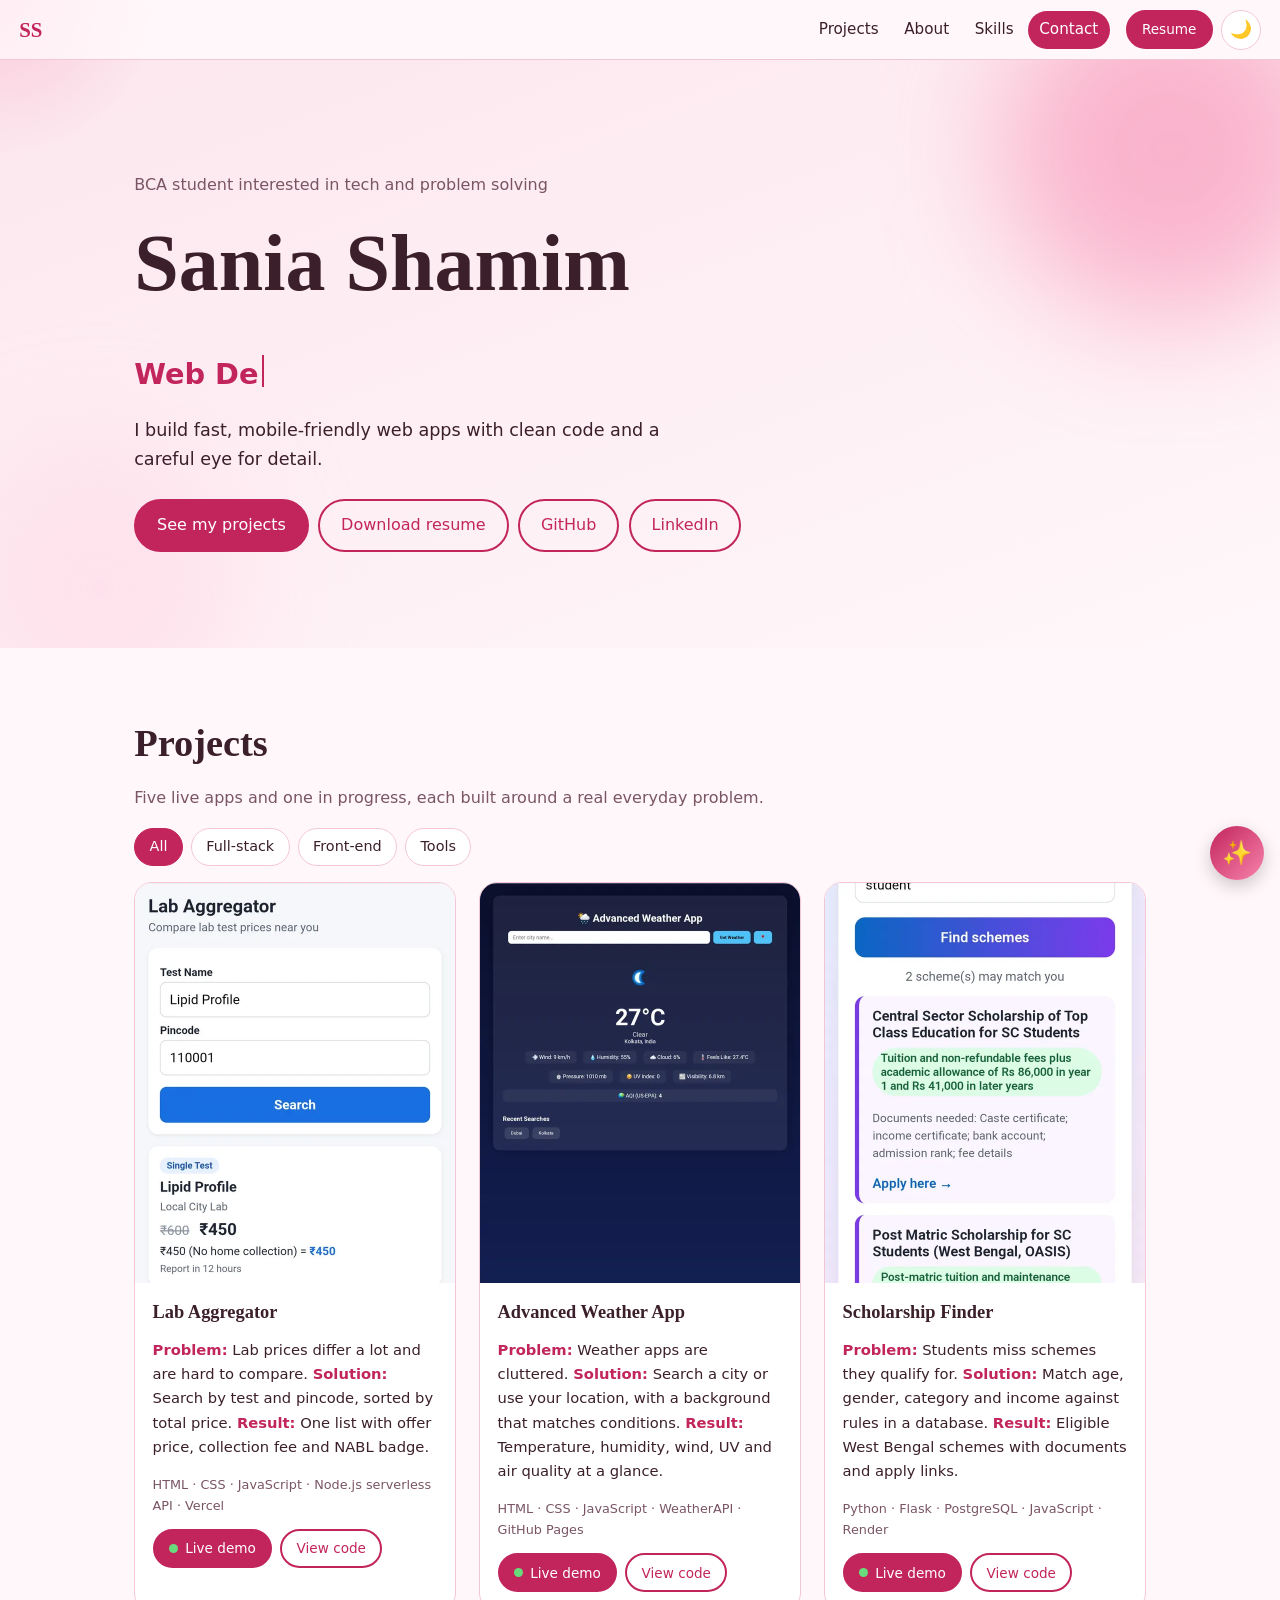
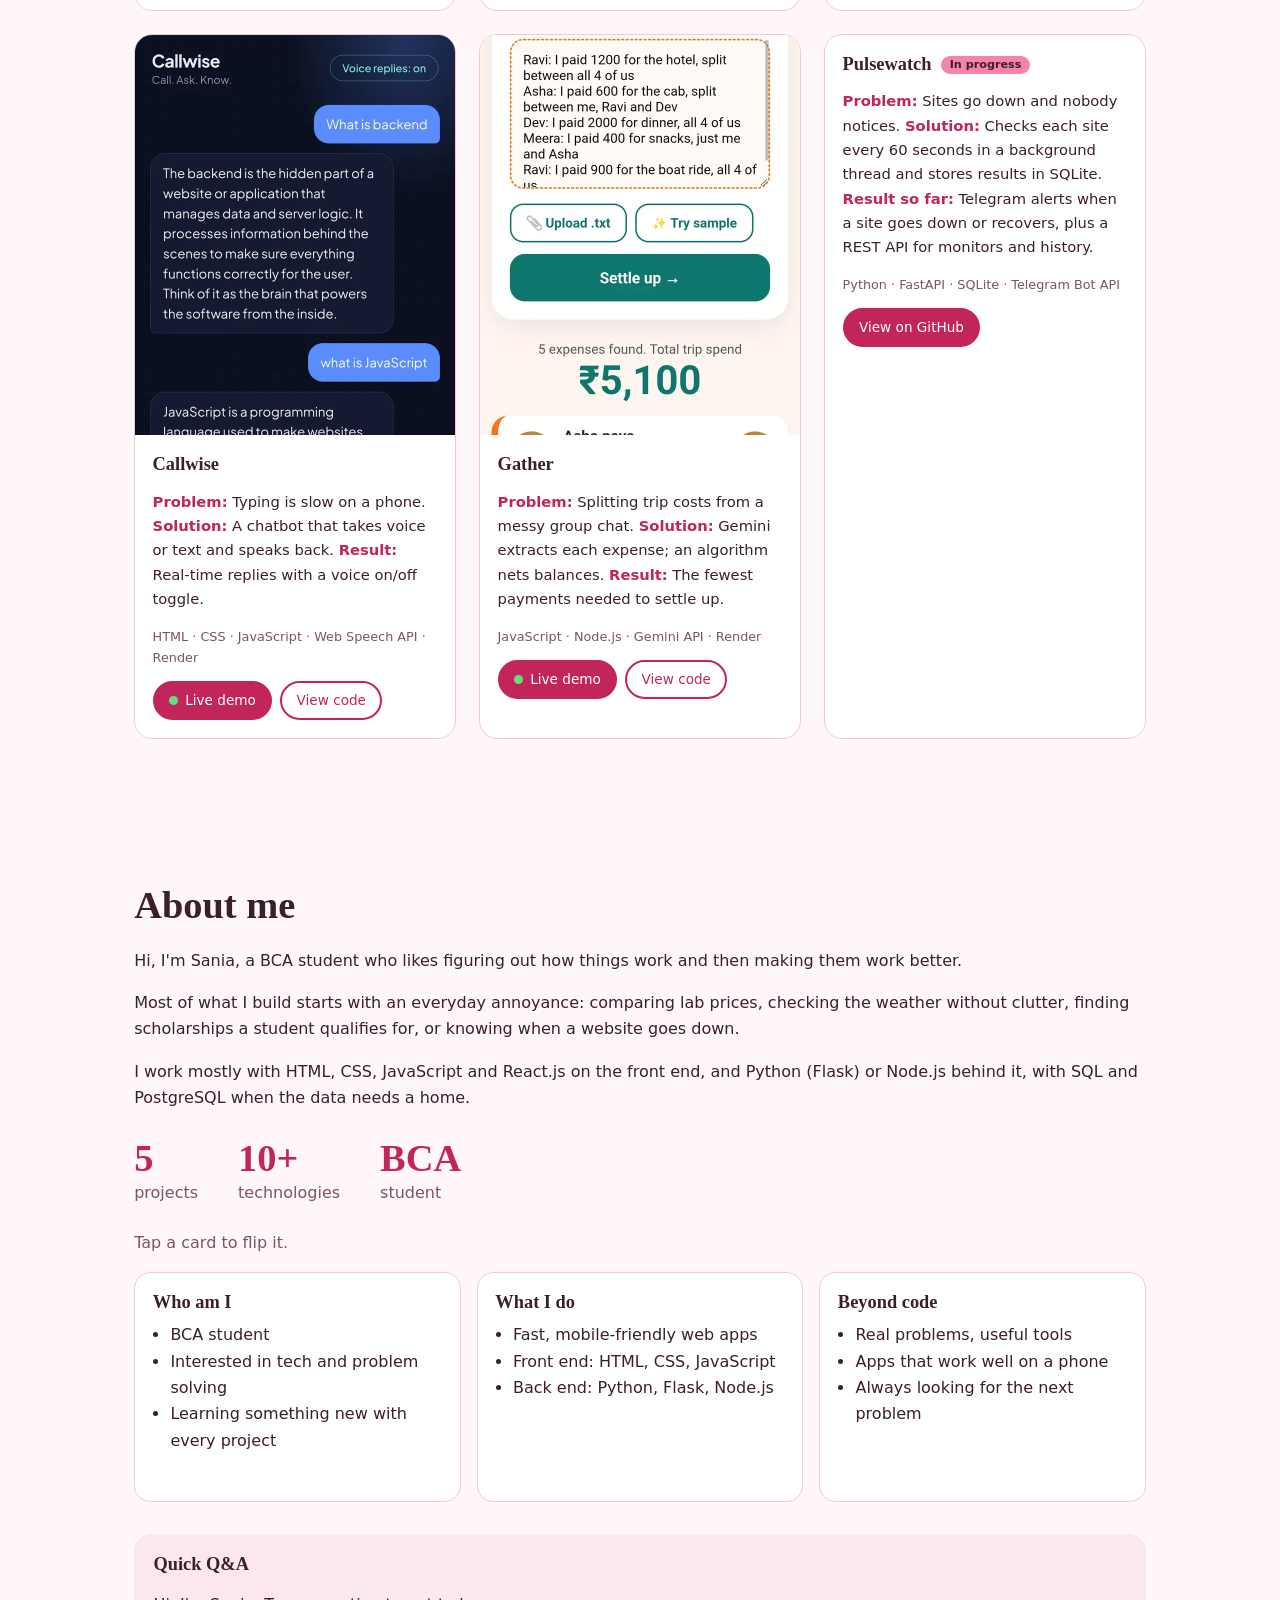
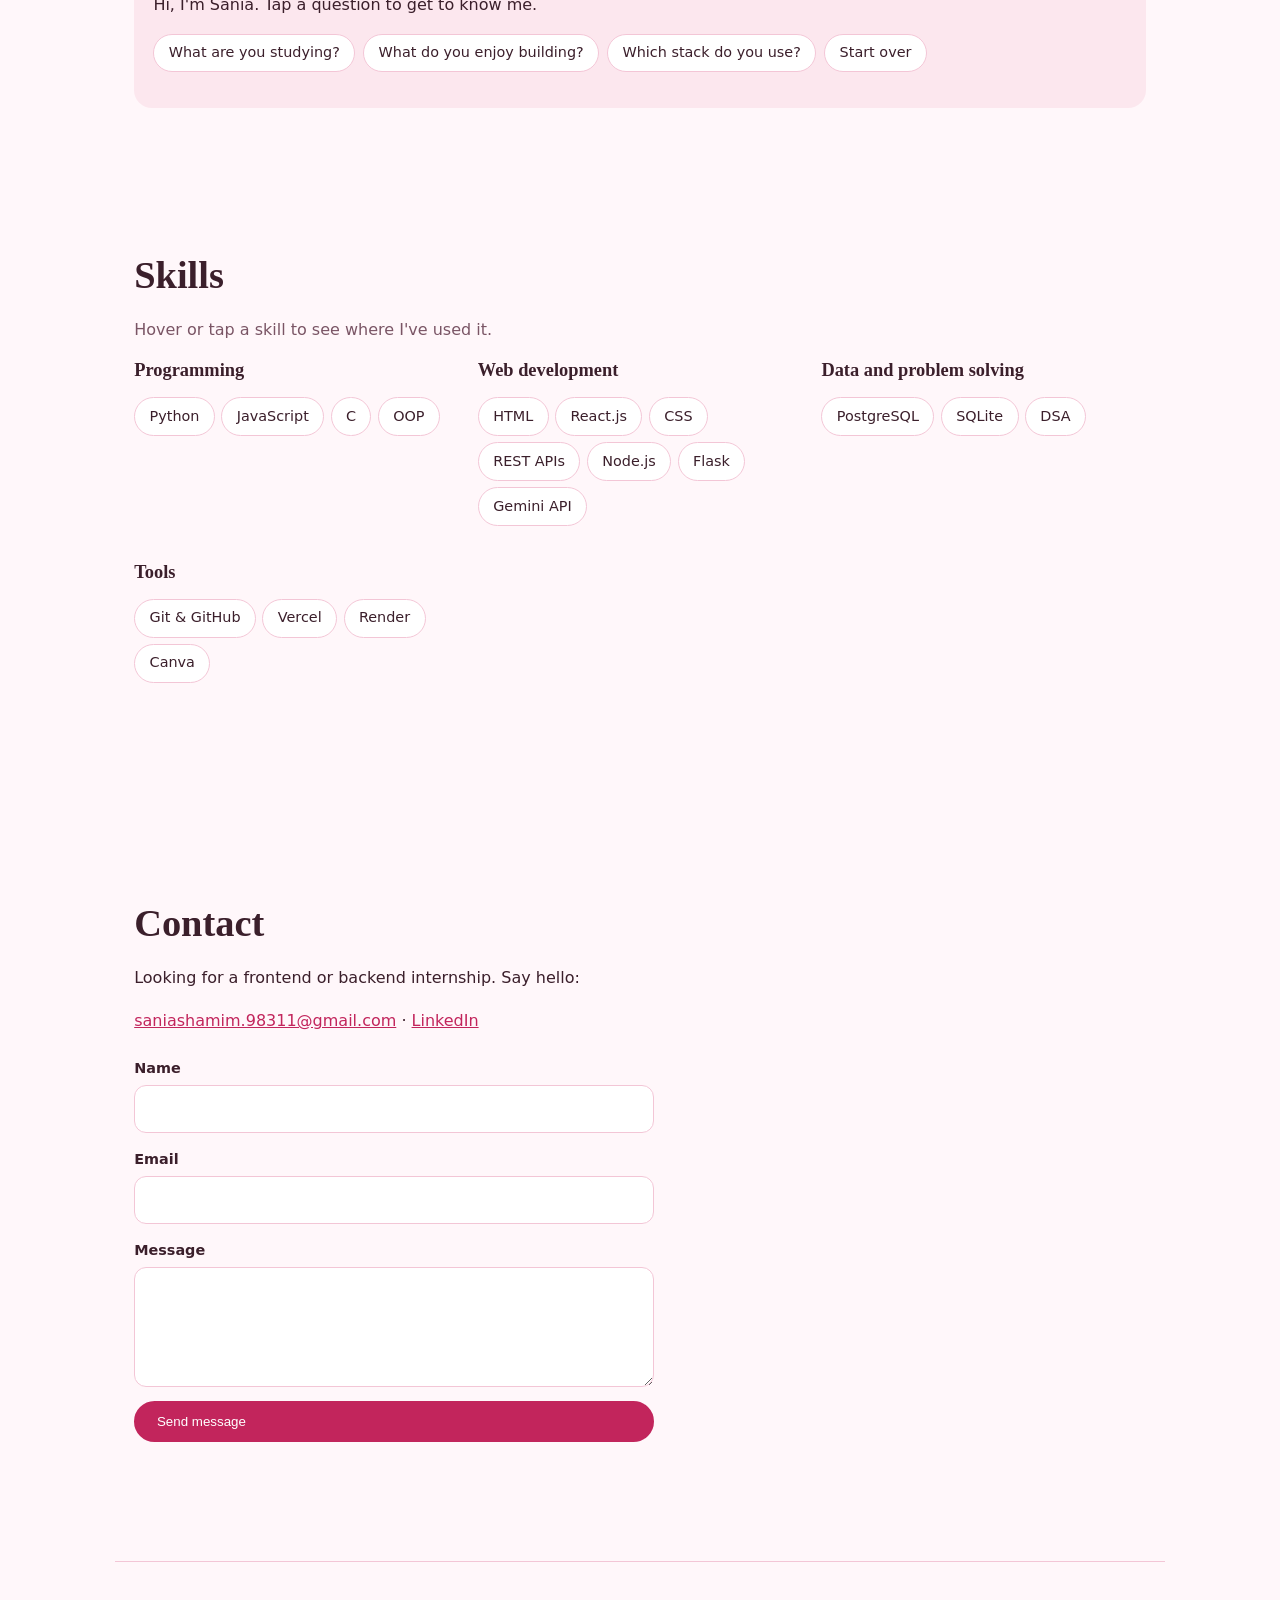
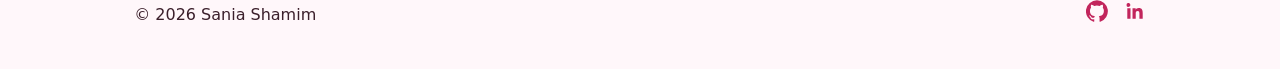
<file: index.html>
<!DOCTYPE html>
<html lang="en">
<head>
<meta charset="utf-8">
<meta name="viewport" content="width=device-width, initial-scale=1">
<title>Sania Shamim | Web Developer &amp; BCA Student</title>
<meta name="description" content="Sania Shamim is a BCA student building fast, mobile-friendly web apps. See live projects: lab price comparison, scholarship finder, voice chatbot, trip expense settler and more.">
<meta name="theme-color" content="#FCE7EE">
<link rel="canonical" href="https://sania-shamim.github.io/">
<meta property="og:type" content="website">
<meta property="og:title" content="Sania Shamim | Web Developer & BCA Student">
<meta property="og:description" content="Live, mobile-friendly web apps built around real everyday problems.">
<meta property="og:url" content="https://sania-shamim.github.io/">
<meta property="og:image" content="https://sania-shamim.github.io/assets/og.png">
<meta name="twitter:card" content="summary_large_image">
<link rel="icon" href="data:image/svg+xml,%3Csvg xmlns='http://www.w3.org/2000/svg' viewBox='0 0 64 64'%3E%3Crect width='64' height='64' rx='16' fill='%23d6336c'/%3E%3Ctext x='32' y='42' font-size='28' font-family='sans-serif' font-weight='700' text-anchor='middle' fill='white'%3ESS%3C/text%3E%3C/svg%3E">
<script>try{var t=localStorage.getItem('theme')||(matchMedia('(prefers-color-scheme:dark)').matches?'dark':'light');document.documentElement.dataset.theme=t}catch(e){}</script>
<link rel="stylesheet" href="style.css">
<script type="application/ld+json">{"@context":"https://schema.org","@type":"Person","name":"Sania Shamim","url":"https://sania-shamim.github.io","jobTitle":"Web Developer","sameAs":["https://github.com/sania-shamim","https://www.linkedin.com/in/sania-shamim-856867389"]}</script>
</head>
<body id="top">
<div id="loader" aria-hidden="true"><span>SS</span></div>
<div id="progress" aria-hidden="true"></div>
<div id="glow" aria-hidden="true"></div>
<a class="skip" href="#projects">Skip to projects</a>

<header class="nav">
  <a class="logo" href="#top" aria-label="Back to top">SS</a>
  <nav aria-label="Main">
    <a href="#projects">Projects</a><a href="#about">About</a><a href="#skills">Skills</a><a href="#contact">Contact</a>
  </nav>
  <div class="nav-r">
    <a class="btn sm" href="Sania_Shamim_Resume.pdf" download>Resume</a>
    <button id="theme" class="icon-btn" aria-label="Toggle dark mode"><span aria-hidden="true">🌙</span></button>
  </div>
</header>

<main>
<section class="hero">
  <div class="blob b1" aria-hidden="true"></div><div class="blob b2" aria-hidden="true"></div>
  <div class="wrap">
    <p class="muted">BCA student interested in tech and problem solving</p>
    <h1>Sania Shamim</h1>
    <p class="type" aria-live="off"><span id="typed">Web Developer</span><i class="caret" aria-hidden="true"></i></p>
    <p class="lead">I build fast, mobile-friendly web apps with clean code and a careful eye for detail.</p>
    <div class="cta">
      <a class="btn" href="#projects">See my projects</a>
      <a class="btn ghost" href="Sania_Shamim_Resume.pdf" download>Download resume</a>
      <a class="btn ghost" href="https://github.com/sania-shamim" rel="noopener">GitHub</a>
      <a class="btn ghost" href="https://www.linkedin.com/in/sania-shamim-856867389" rel="noopener">LinkedIn</a>
    </div>
  </div>
</section>

<section id="projects" class="wrap reveal">
  <h2>Projects</h2>
  <p class="muted">Five live apps and one in progress, each built around a real everyday problem.</p>
  <div class="filters" role="group" aria-label="Filter projects">
    <button class="chip on" data-f="all">All</button><button class="chip" data-f="full">Full-stack</button><button class="chip" data-f="front">Front-end</button><button class="chip" data-f="tools">Tools</button>
  </div>
  <div class="grid">

    <article class="card tilt" data-c="full">
      <div class="shot"><img src="assets/lab-aggregator.webp" width="640" height="800" loading="lazy" alt="Lab Aggregator showing test prices compared across providers"><b>Add screenshot:<br>assets/lab-aggregator.webp</b></div>
      <div class="body"><h3>Lab Aggregator</h3>
      <p class="prs"><b>Problem:</b> Lab prices differ a lot and are hard to compare. <b>Solution:</b> Search by test and pincode, sorted by total price. <b>Result:</b> One list with offer price, collection fee and NABL badge.</p>
      <p class="tags">HTML · CSS · JavaScript · Node.js serverless API · Vercel</p>
      <div class="row"><a class="btn sm" href="https://lab-aggregator.vercel.app/" rel="noopener"><i class="dot"></i>Live demo</a><a class="btn sm ghost" href="https://github.com/sania-shamim/lab-aggregator" rel="noopener">View code</a></div></div>
    </article>

    <article class="card tilt" data-c="front">
      <div class="shot"><img src="assets/weather-app.webp" width="640" height="800" loading="lazy" alt="Advanced Weather App showing temperature, humidity and wind"><b>Add screenshot:<br>assets/weather-app.webp</b></div>
      <div class="body"><h3>Advanced Weather App</h3>
      <p class="prs"><b>Problem:</b> Weather apps are cluttered. <b>Solution:</b> Search a city or use your location, with a background that matches conditions. <b>Result:</b> Temperature, humidity, wind, UV and air quality at a glance.</p>
      <p class="tags">HTML · CSS · JavaScript · WeatherAPI · GitHub Pages</p>
      <div class="row"><a class="btn sm" href="https://sania-shamim.github.io/Weather-app/" rel="noopener"><i class="dot"></i>Live demo</a><a class="btn sm ghost" href="https://github.com/sania-shamim/Weather-app" rel="noopener">View code</a></div></div>
    </article>

    <article class="card tilt" data-c="full">
      <div class="shot"><img src="assets/scholarship-finder.webp" width="640" height="800" loading="lazy" alt="Scholarship Finder results with eligibility and documents"><b>Add screenshot:<br>assets/scholarship-finder.webp</b></div>
      <div class="body"><h3>Scholarship Finder</h3>
      <p class="prs"><b>Problem:</b> Students miss schemes they qualify for. <b>Solution:</b> Match age, gender, category and income against rules in a database. <b>Result:</b> Eligible West Bengal schemes with documents and apply links.</p>
      <p class="tags">Python · Flask · PostgreSQL · JavaScript · Render</p>
      <div class="row"><a class="btn sm" href="https://scholarship-finder-jl2r.onrender.com" rel="noopener"><i class="dot"></i>Live demo</a><a class="btn sm ghost" href="https://github.com/sania-shamim/scheme-finder" rel="noopener">View code</a></div></div>
    </article>

    <article class="card tilt" data-c="full">
      <div class="shot"><img src="assets/callwise.webp" width="640" height="800" loading="lazy" alt="Callwise voice chatbot chat interface"><b>Add screenshot:<br>assets/callwise.webp</b></div>
      <div class="body"><h3>Callwise</h3>
      <p class="prs"><b>Problem:</b> Typing is slow on a phone. <b>Solution:</b> A chatbot that takes voice or text and speaks back. <b>Result:</b> Real-time replies with a voice on/off toggle.</p>
      <p class="tags">HTML · CSS · JavaScript · Web Speech API · Render</p>
      <div class="row"><a class="btn sm" href="https://callwise-lz0s.onrender.com" rel="noopener"><i class="dot"></i>Live demo</a><a class="btn sm ghost" href="https://github.com/sania-shamim/callwise" rel="noopener">View code</a></div></div>
    </article>

    <article class="card tilt" data-c="full">
      <div class="shot"><img src="assets/gather.webp" width="640" height="800" loading="lazy" alt="Gather showing who pays whom after a group trip"><b>Add screenshot:<br>assets/gather.webp</b></div>
      <div class="body"><h3>Gather</h3>
      <p class="prs"><b>Problem:</b> Splitting trip costs from a messy group chat. <b>Solution:</b> Gemini extracts each expense; an algorithm nets balances. <b>Result:</b> The fewest payments needed to settle up.</p>
      <p class="tags">JavaScript · Node.js · Gemini API · Render</p>
      <div class="row"><a class="btn sm" href="https://gather-8frs.onrender.com/" rel="noopener"><i class="dot"></i>Live demo</a><a class="btn sm ghost" href="https://github.com/sania-shamim/gather" rel="noopener">View code</a></div></div>
    </article>

    <article class="card tilt" data-c="tools full">
      <div class="body"><h3>Pulsewatch <span class="wip">In progress</span></h3>
      <p class="prs"><b>Problem:</b> Sites go down and nobody notices. <b>Solution:</b> Checks each site every 60 seconds in a background thread and stores results in SQLite. <b>Result so far:</b> Telegram alerts when a site goes down or recovers, plus a REST API for monitors and history.</p>
      <p class="tags">Python · FastAPI · SQLite · Telegram Bot API</p>
      <div class="row"><a class="btn sm" href="https://github.com/sania-shamim/pulsewatch" rel="noopener">View on GitHub</a></div></div>
    </article>
  </div>
</section>

<section id="about" class="wrap reveal">
  <h2>About me</h2>
  <p>Hi, I'm Sania, a BCA student who likes figuring out how things work and then making them work better.</p>
  <p>Most of what I build starts with an everyday annoyance: comparing lab prices, checking the weather without clutter, finding scholarships a student qualifies for, or knowing when a website goes down.</p>
  <p>I work mostly with HTML, CSS, JavaScript and React.js on the front end, and Python (Flask) or Node.js behind it, with SQL and PostgreSQL when the data needs a home.</p>
  <div class="stats">
    <div><b data-n="6">0</b><span>projects</span></div><div><b data-n="11" data-s="+">0</b><span>technologies</span></div><div><b>BCA</b><span>student</span></div>
  </div>
  <p class="muted">Tap a card to flip it.</p>
  <div class="flips">
    <button class="flip" aria-label="Flip card: Identity"><span class="in"><span class="f"><h3>Who am I</h3><ul><li>BCA student</li><li>Interested in tech and problem solving</li><li>Learning something new with every project</li></ul></span><span class="f bk"><h3>Identity</h3><p>A BCA student who loves breaking problems down until they make sense, then building something simple and useful from it.</p></span></span></button>
    <button class="flip" aria-label="Flip card: Craft"><span class="in"><span class="f"><h3>What I do</h3><ul><li>Fast, mobile-friendly web apps</li><li>Front end: HTML, CSS, JavaScript</li><li>Back end: Python, Flask, Node.js</li></ul></span><span class="f bk"><h3>Craft</h3><p>Responsive front ends backed by Python, Flask or Node.js. SQL and PostgreSQL for data, Git and GitHub for version control, Vercel and Render to ship.</p></span></span></button>
    <button class="flip" aria-label="Flip card: Explorer"><span class="in"><span class="f"><h3>Beyond code</h3><ul><li>Real problems, useful tools</li><li>Apps that work well on a phone</li><li>Always looking for the next problem</li></ul></span><span class="f bk"><h3>Explorer</h3><p>I like projects where someone can open a link on their phone and get an answer straight away.</p></span></span></button>
  </div>
  <div class="qa" id="qa"><h3>Quick Q&amp;A</h3><p id="qa-a" aria-live="polite">Hi, I'm Sania. Tap a question to get to know me.</p>
    <div class="filters"><button class="chip" data-a="I'm studying a Bachelor of Computer Applications (BCA) at Aliah University, Kolkata, graduating in 2029.">What are you studying?</button><button class="chip" data-a="Real-world tools: lab price comparison, scholarship matching, voice chat, trip expense splitting and uptime monitoring.">What do you enjoy building?</button><button class="chip" data-a="HTML, CSS and JavaScript on the front end; Python (Flask, FastAPI) and Node.js on the back end; PostgreSQL and SQLite for data.">Which stack do you use?</button><button class="chip" id="qa-r">Start over</button></div></div>
</section>

<section id="skills" class="wrap reveal">
  <h2>Skills</h2>
  <p class="muted">Hover or tap a skill to see where I've used it.</p>
  <div class="sk">
    <div><h3>Programming</h3><p><button class="chip" data-t="Python: Flask APIs, FastAPI, Pulsewatch">Python</button><button class="chip" data-t="JavaScript: every project's front end, plus Node.js back ends">JavaScript</button><button class="chip" data-t="C: coursework and problem solving">C</button><button class="chip" data-t="OOP: coursework and Python projects">OOP</button></p></div>
    <div><h3>Web development</h3><p><button class="chip" data-t="HTML: semantic, accessible pages">HTML</button><button class="chip" data-t="React.js: component-based user interfaces">React.js</button><button class="chip" data-t="CSS: responsive, mobile-first layouts">CSS</button><button class="chip" data-t="REST APIs: Scholarship Finder, Callwise, Pulsewatch">REST APIs</button><button class="chip" data-t="Node.js: Lab Aggregator and Gather">Node.js</button><button class="chip" data-t="Flask: Scholarship Finder back end">Flask</button><button class="chip" data-t="Gemini API: Gather expense extraction">Gemini API</button></p></div>
    <div><h3>Data and problem solving</h3><p><button class="chip" data-t="SQL and PostgreSQL: eligibility rules in Scholarship Finder">PostgreSQL</button><button class="chip" data-t="SQLite: Pulsewatch check history">SQLite</button><button class="chip" data-t="DSA: the settlement algorithm in Gather">DSA</button></p></div>
    <div><h3>Tools</h3><p><button class="chip" data-t="Git and GitHub: version control for every project">Git &amp; GitHub</button><button class="chip" data-t="Vercel: Lab Aggregator hosting">Vercel</button><button class="chip" data-t="Render: Scholarship Finder, Callwise, Gather">Render</button><button class="chip" data-t="Canva: visuals and graphics">Canva</button></p></div>
  </div>
  <p id="sk-note" class="note" aria-live="polite"></p>
</section>

<section id="contact" class="wrap reveal">
  <h2>Contact</h2>
  <p>Looking for a frontend or backend internship. Say hello:</p>
  <p><a href="mailto:saniashamim.98311@gmail.com">saniashamim.98311@gmail.com</a> · <a href="https://www.linkedin.com/in/sania-shamim-856867389" rel="noopener">LinkedIn</a></p>
  <form id="form" action="https://formspree.io/f/YOUR_FORM_ID" method="POST">
    <label>Name<input name="name" required autocomplete="name"></label>
    <label>Email<input type="email" name="email" required autocomplete="email"></label>
    <label>Message<textarea name="message" rows="4" required></textarea></label>
    <input type="text" name="_gotcha" tabindex="-1" autocomplete="off" hidden>
    <button class="btn" type="submit">Send message</button>
    <p id="form-s" role="status"></p>
  </form>
</section>
</main>

<footer>
  <p>© 2026 Sania Shamim</p>
  <p class="soc">
    <a href="https://github.com/sania-shamim" aria-label="GitHub" rel="noopener"><svg viewBox="0 0 24 24" width="22" height="22" fill="currentColor" aria-hidden="true"><path d="M12 .3a12 12 0 0 0-3.8 23.4c.6.1.8-.3.8-.6v-2c-3.3.7-4-1.6-4-1.6-.6-1.4-1.4-1.8-1.4-1.8-1-.7.1-.7.1-.7 1.2.1 1.8 1.2 1.8 1.2 1.1 1.8 2.8 1.3 3.5 1 .1-.8.4-1.3.8-1.6-2.7-.3-5.5-1.3-5.5-5.9 0-1.3.5-2.4 1.2-3.2-.1-.3-.5-1.5.1-3.2 0 0 1-.3 3.3 1.2a11.5 11.5 0 0 1 6 0c2.3-1.5 3.3-1.2 3.3-1.2.7 1.7.2 2.9.1 3.2.8.8 1.2 1.9 1.2 3.2 0 4.6-2.8 5.6-5.5 5.9.4.4.8 1.1.8 2.2v3.3c0 .3.2.7.8.6A12 12 0 0 0 12 .3"/></svg></a>
    <a href="https://www.linkedin.com/in/sania-shamim-856867389" aria-label="LinkedIn" rel="noopener"><svg viewBox="0 0 24 24" width="22" height="22" fill="currentColor" aria-hidden="true"><path d="M20.4 20.5h-3.6v-5.6c0-1.3 0-3-1.9-3s-2.1 1.4-2.1 2.9v5.7H9.3V9h3.4v1.6c.5-.9 1.600-1.900 3.400-1.900 3.600 0 4.300 2.400 4.300 5.500v6.300zM5.300 7.400a2.100 2.100 0 1 1 0-4.100 2.100 2.100 0 0 1 0 4.100zM7.100 20.500H3.600V9h3.500v11.500z"/></svg></a>
  </p>
</footer>

<button id="top-btn" aria-label="Back to top" hidden>↑</button>

<button id="bot-fab" class="fab" aria-label="Ask Sania's assistant" aria-expanded="false" aria-controls="bot">✨</button>
<section id="bot" class="bot" aria-label="Ask about Sania" hidden>
  <header><b>✨ Ask Sania's assistant</b><button id="bot-x" aria-label="Close chat">×</button></header>
  <div id="log" aria-live="polite"></div>
  <div id="sug" class="sug"></div>
  <form id="bot-f"><input id="bot-i" placeholder="Ask about projects, skills, stack…" aria-label="Your question" autocomplete="off"><button class="btn sm" type="submit">Send</button></form>
</section>
<script src="script.js" defer></script>
</body>
</html>
</file>
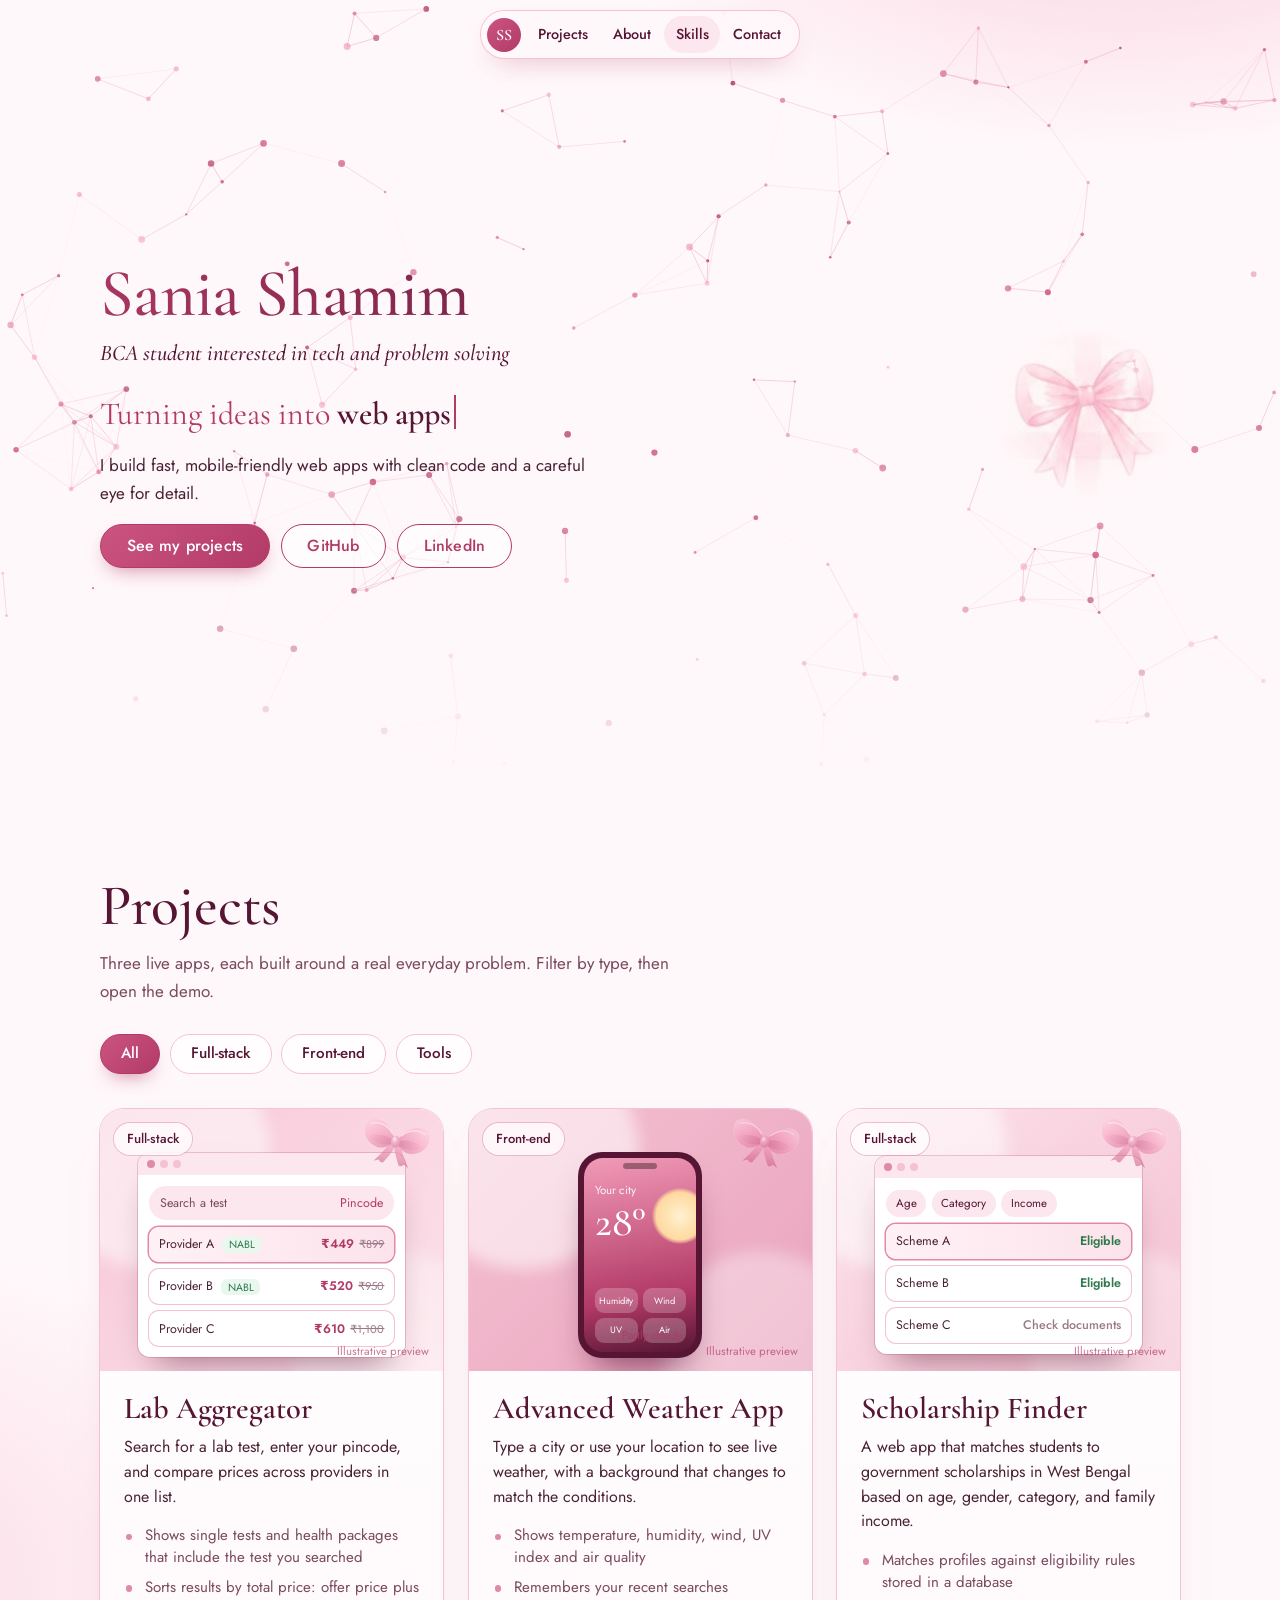
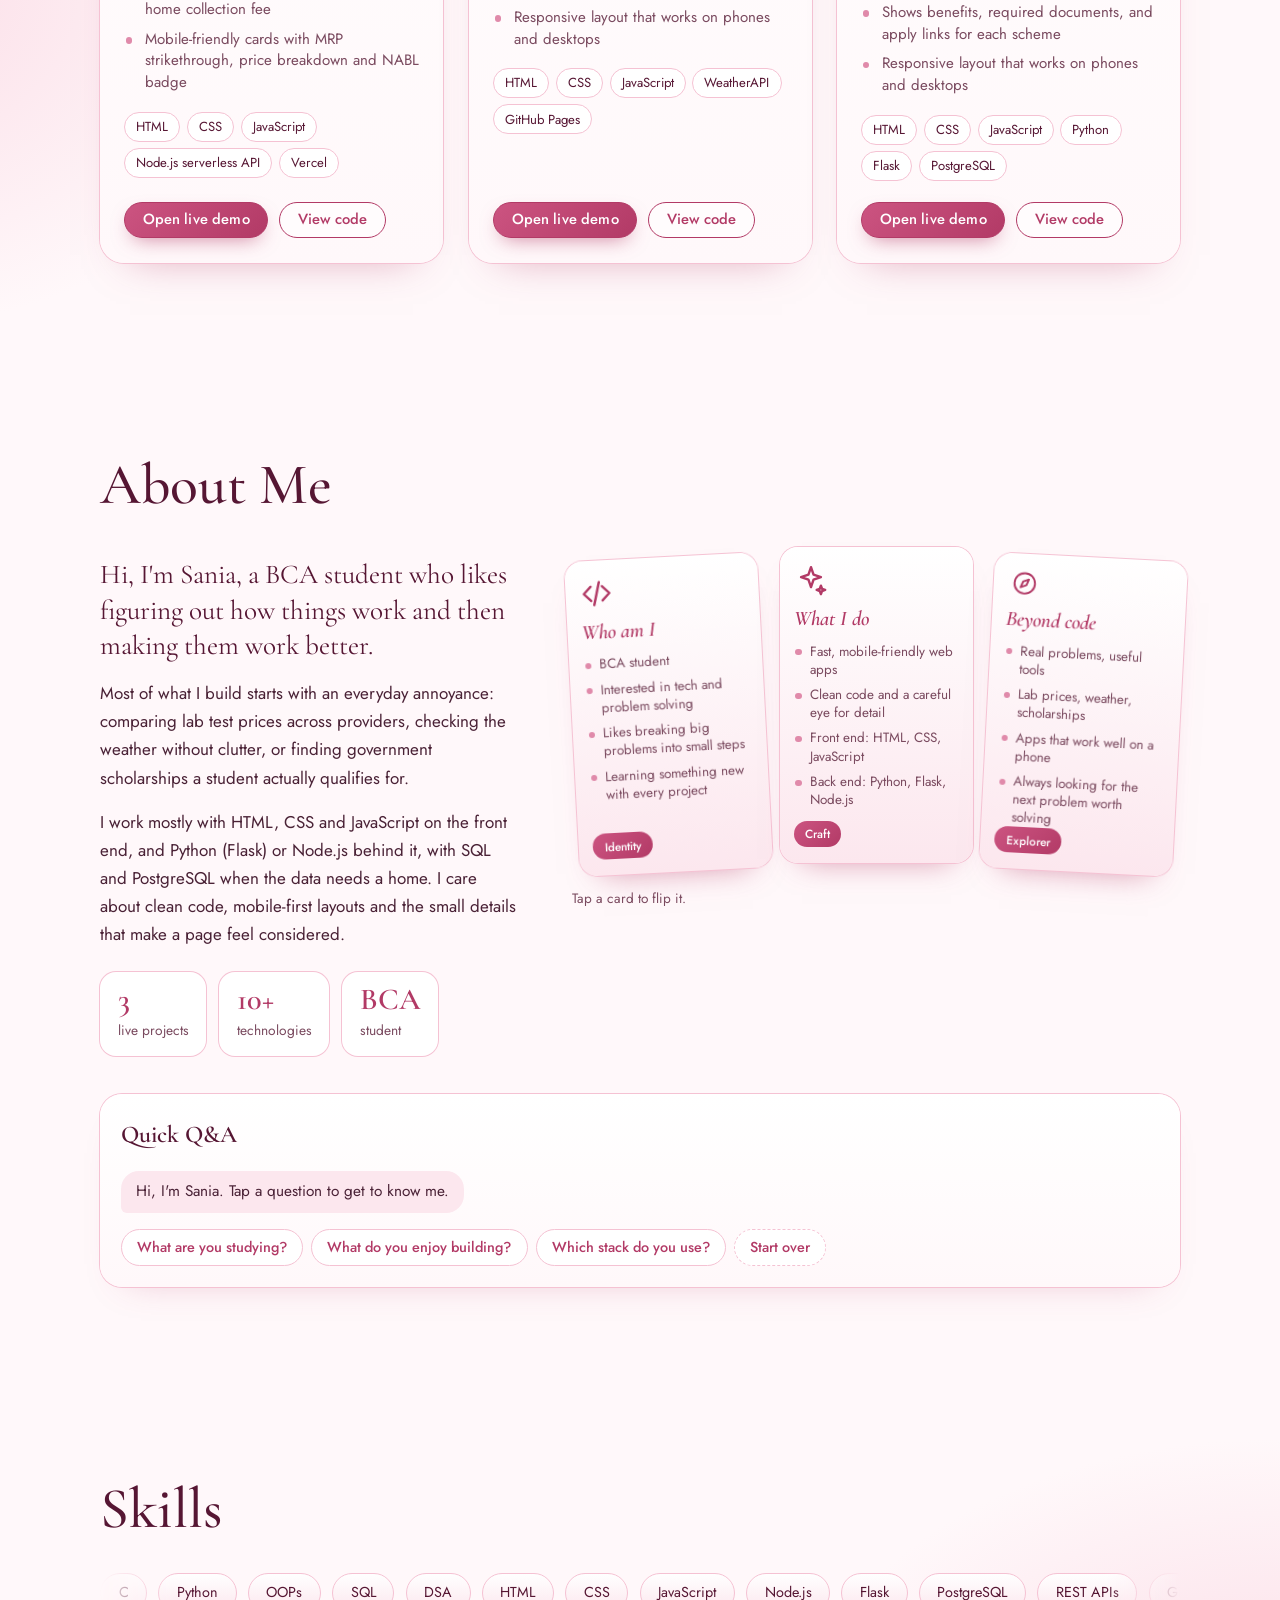
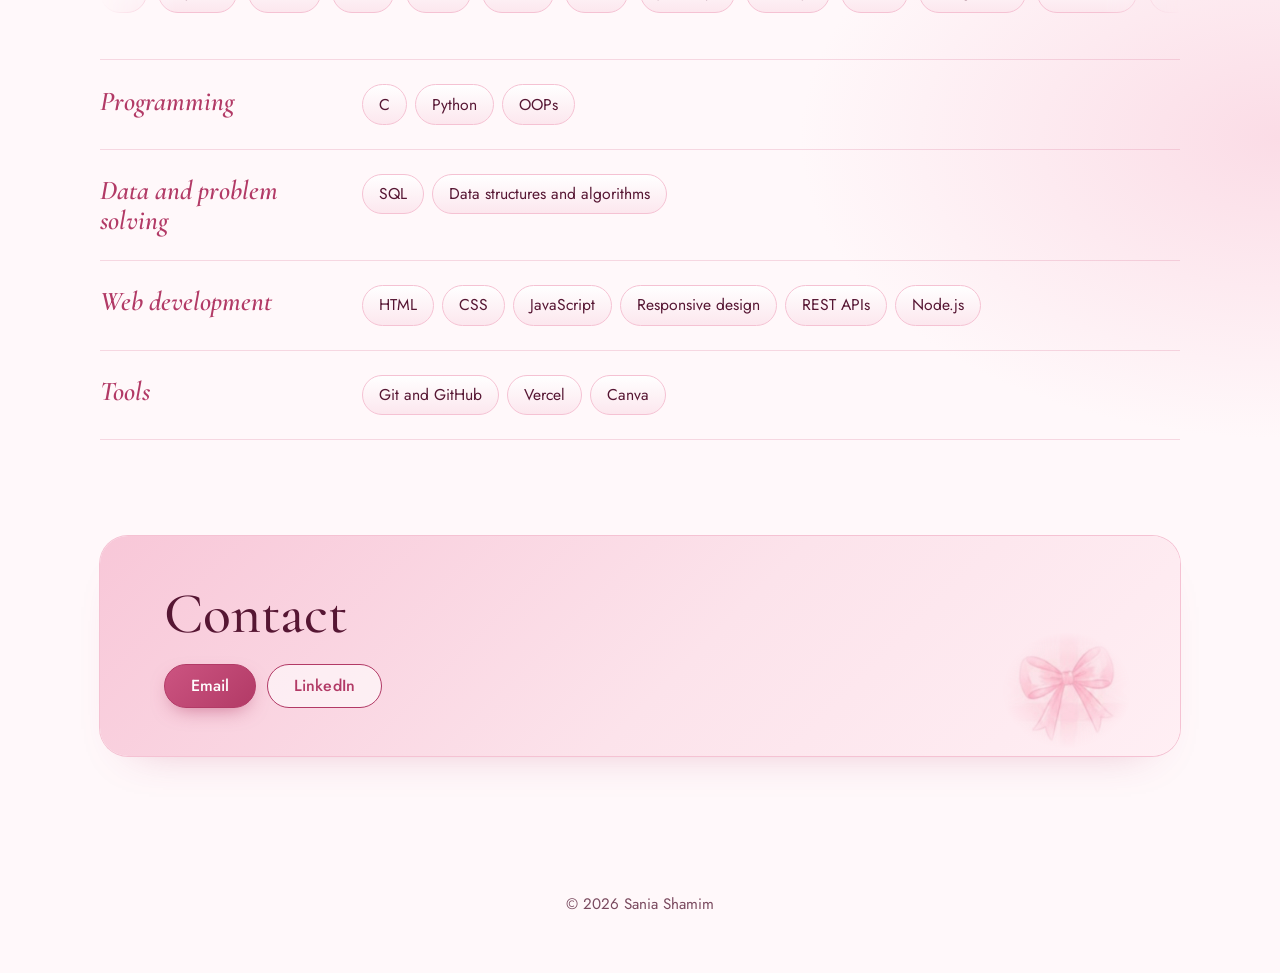
<file: index-7.html>
<!DOCTYPE html>
<html lang="en">
<head>
<meta charset="utf-8">
<meta name="viewport" content="width=device-width, initial-scale=1">
<title>Sania Shamim | BCA Student</title>
<meta name="description" content="Sania Shamim is a BCA student interested in tech and problem solving. See her live projects: a lab price comparison app, a weather app and a scholarship finder.">
<meta name="theme-color" content="#FCE7EE">
<link rel="icon" href="data:image/svg+xml,<svg xmlns=%22http://www.w3.org/2000/svg%22 viewBox=%220 0 100 100%22><text y=%22.9em%22 font-size=%2290%22>🎀</text></svg>">
<link rel="preconnect" href="https://fonts.googleapis.com">
<link rel="preconnect" href="https://fonts.gstatic.com" crossorigin>
<link href="https://fonts.googleapis.com/css2?family=Cormorant+Garamond:ital,wght@0,500;0,600;1,500&family=Jost:wght@400;500&display=swap" rel="stylesheet">
<style>
:root{
  --pearl:#FFF8FA;
  --blush:#FCE7EE;
  --petal:#F5C2D3;
  --rose:#E08AAA;
  --berry:#B23A66;
  --mulberry:#561633;
  --ink:#4A2236;
  --muted:#7A4A5F;
  --serif:"Cormorant Garamond","Playfair Display",Georgia,serif;
  --sans:"Jost","Segoe UI",system-ui,-apple-system,sans-serif;
  color-scheme:light;
}
*{box-sizing:border-box;margin:0;padding:0}
html{scroll-behavior:smooth}
body{
  font-family:var(--sans);
  font-size:1.0625rem;
  line-height:1.65;
  color:var(--ink);
  background:
    radial-gradient(900px 520px at 88% -4%, #F9CCDB 0%, transparent 62%),
    radial-gradient(760px 560px at -12% 38%, #FBDCE6 0%, transparent 62%),
    radial-gradient(800px 500px at 100% 80%, #FBDCE6 0%, transparent 60%),
    var(--pearl);
  overflow-x:hidden;
}
a{color:var(--berry)}
:focus-visible{outline:3px solid var(--berry);outline-offset:3px;border-radius:6px}
.wrap{width:min(1080px,100% - 2.5rem);margin-inline:auto}
.skip{position:absolute;left:-999px;top:0;background:var(--mulberry);color:#fff;padding:.6rem 1rem;z-index:10}
.skip:focus{left:1rem;top:1rem}

/* ---------- Hero ---------- */
.hero{position:relative;padding:clamp(1.4rem,4vw,2.6rem) 0 clamp(1.2rem,3.5vw,2.2rem);overflow:hidden}
.hero-grid{position:relative;z-index:1;display:grid;grid-template-columns:1fr auto;gap:1rem;align-items:center}
.name{
  font-family:var(--serif);
  font-weight:500;
  font-size:clamp(2.3rem,7.5vw,4.2rem);
  line-height:1;
  letter-spacing:-.01em;
  text-wrap:balance;
  color:var(--berry);
}
@supports ((-webkit-background-clip:text) or (background-clip:text)){
  .name{
    background:linear-gradient(100deg,var(--berry) 0%,var(--berry) 36%,#F29BB9 44%,#FFF1CF 50%,#F29BB9 56%,var(--berry) 64%,var(--mulberry) 100%);
    background-size:260% 100%;
    background-position:110% 0;
    -webkit-background-clip:text;background-clip:text;
    -webkit-text-fill-color:transparent;color:transparent;
    animation:sweep 7s ease-in-out 600ms infinite;
  }
}
@keyframes sweep{
  0%{background-position:110% 0}
  45%,100%{background-position:-10% 0}
}
.role{
  font-family:var(--serif);
  font-style:italic;
  font-weight:500;
  font-size:clamp(1.05rem,2.4vw,1.4rem);
  color:var(--mulberry);
  margin-top:.5rem;
}
.lead{max-width:32rem;margin-top:.6rem;color:var(--ink)}
.actions{display:flex;flex-wrap:wrap;gap:.7rem;margin-top:1.1rem}
.btn{
  position:relative;overflow:hidden;isolation:isolate;
  display:inline-flex;align-items:center;justify-content:center;
  padding:.8rem 1.6rem;border-radius:999px;
  font:500 1rem/1 var(--sans);letter-spacing:.01em;text-decoration:none;
  border:1.5px solid var(--berry);
  transition:transform .2s ease,box-shadow .2s ease,background-color .2s ease;
}
.btn-fill{background:linear-gradient(135deg,#CC5481,#B23A66);color:#fff;box-shadow:0 8px 20px -8px rgba(178,58,102,.65)}
.btn-line{background:rgba(255,255,255,.6);color:var(--berry)}
.btn::after{
  content:"";position:absolute;inset:0;z-index:-1;
  background:linear-gradient(100deg,transparent 30%,rgba(255,255,255,.65) 50%,transparent 70%);
  transform:translateX(-120%);
}
.btn:hover{transform:translateY(-2px)}
.btn:hover::after{transform:translateX(120%);transition:transform .8s ease}
.btn-line:hover{background:#fff}

.hero-bow{display:grid;place-items:center}
.bow-img{display:block;width:clamp(84px,17vw,190px);height:auto;mix-blend-mode:multiply;-webkit-mask-image:radial-gradient(ellipse 50% 50% at 50% 50%,#000 58%,transparent 100%);mask-image:radial-gradient(ellipse 50% 50% at 50% 50%,#000 58%,transparent 100%)}



/* ---------- Sections ---------- */
.sec{padding:clamp(3.5rem,8vw,6rem) 0}
.sec-title{
  font-family:var(--serif);font-weight:500;
  font-size:clamp(2.4rem,5.5vw,3.6rem);line-height:1.05;color:var(--mulberry);
}
.sec-intro{max-width:36rem;margin-top:.8rem;color:var(--muted)}

/* ---------- Projects ---------- */
.projects{display:grid;gap:4.5rem;margin-top:4rem}
.project{
  position:relative;
  padding:clamp(1.8rem,4vw,2.8rem) clamp(1.4rem,4vw,3.2rem) clamp(1.8rem,4vw,2.8rem);
  background:linear-gradient(180deg,#fff 0%,var(--pearl) 100%);
  border-radius:22px;
  box-shadow:0 0 0 1px var(--petal),0 18px 36px -28px rgba(178,58,102,.3);
  display:grid;grid-template-columns:1fr 1.1fr;gap:2rem clamp(1.5rem,4vw,3.5rem);
}
.project h3{font-family:var(--serif);font-weight:600;font-size:clamp(1.9rem,4vw,2.6rem);line-height:1.05;color:var(--mulberry)}
.project .what{margin-top:.9rem}
.project ul{list-style:none;display:grid;gap:.65rem}
.project li{position:relative;padding-left:1.7rem}
.project li::before{
  content:"";position:absolute;left:.3rem;top:.72em;width:.45rem;height:.45rem;border-radius:50%;
  background:var(--rose);
}
.chips{display:flex;flex-wrap:wrap;gap:.5rem}
.chip{
  padding:.28rem .85rem;border-radius:999px;font-size:.9rem;color:var(--mulberry);
  background:#fff;border:1px solid var(--petal);
}
.built{margin-top:1.4rem}
.built p{font-family:var(--serif);font-style:italic;font-size:1.2rem;color:var(--berry);margin-bottom:.5rem}
.links{display:flex;flex-wrap:wrap;gap:.7rem;margin-top:1.5rem}
.links .btn{padding:.65rem 1.3rem;font-size:.95rem}

/* ---------- Skills ---------- */
.skills{margin-top:2.6rem;border-top:1px solid rgba(224,138,170,.3)}
.skill-row{
  display:grid;grid-template-columns:minmax(150px,230px) 1fr;gap:.8rem 2rem;align-items:baseline;
  padding:1.5rem 0;border-bottom:1px solid rgba(224,138,170,.3);
}
.skill-row h3{font-family:var(--serif);font-style:italic;font-weight:600;font-size:1.7rem;color:var(--berry);line-height:1.1}
.skill-row .chip{
  background:linear-gradient(180deg,#fff,var(--blush));
  border-color:var(--petal);padding:.4rem 1rem;font-size:.98rem;
}

/* ---------- Contact ---------- */
.contact{
  position:relative;overflow:hidden;text-align:left;
  padding:clamp(1.8rem,5vw,3rem) clamp(1.4rem,5vw,4rem);
  border-radius:28px;
  background:linear-gradient(135deg,#F8C7D8 0%,#FCE3EB 55%,#FFEFF4 100%);
  box-shadow:0 0 0 1px var(--petal),0 22px 44px -34px rgba(178,58,102,.4);
}
.contact p{max-width:34rem;margin-top:.9rem;color:var(--ink)}
.contact .actions{margin-top:1.2rem}
.contact-bow{position:absolute;right:clamp(.6rem,4vw,3rem);bottom:.4rem;width:clamp(70px,12vw,130px);height:auto;mix-blend-mode:multiply;opacity:.9;pointer-events:none;-webkit-mask-image:radial-gradient(ellipse 50% 50% at 50% 50%,#000 58%,transparent 100%);mask-image:radial-gradient(ellipse 50% 50% at 50% 50%,#000 58%,transparent 100%)}
.contact > *:not(.contact-bow){position:relative;z-index:1}

footer{padding:2.5rem 0 3.5rem;text-align:center;color:var(--muted);font-size:.95rem}

/* ---------- Responsive ---------- */
@media (max-width:820px){
  .bow-img{display:block;width:clamp(84px,17vw,190px);height:auto;mix-blend-mode:multiply;-webkit-mask-image:radial-gradient(ellipse 50% 50% at 50% 50%,#000 58%,transparent 100%);mask-image:radial-gradient(ellipse 50% 50% at 50% 50%,#000 58%,transparent 100%)}
  .project{grid-template-columns:1fr}
  .skill-row{grid-template-columns:1fr}
}

@media (prefers-reduced-motion:reduce){
  html{scroll-behavior:auto}
  .name{animation:none;background-position:-10% 0}
    .btn,.btn::after{transition:none}
}

/* =====================================================
   Visual layer: nav, particles, project gallery, about
   ===================================================== */
body{position:relative}
header,main,footer{position:relative;z-index:1}
.glow{position:fixed;left:0;top:0;width:360px;height:360px;margin:-180px 0 0 -180px;border-radius:50%;pointer-events:none;z-index:0;opacity:0;transition:opacity .4s;background:radial-gradient(circle,rgba(224,138,170,.30),transparent 65%);will-change:transform}

/* nav */
.nav{position:fixed;top:.7rem;left:0;right:0;margin-inline:auto;width:max-content;max-width:calc(100% - 1rem);z-index:30;display:flex;align-items:center;gap:.15rem;padding:.3rem .4rem;border-radius:999px;background:rgba(255,248,250,.78);-webkit-backdrop-filter:blur(14px);backdrop-filter:blur(14px);box-shadow:0 0 0 1px var(--petal),0 12px 30px -14px rgba(178,58,102,.45)}
.nav .mono{width:34px;height:34px;margin-right:.2rem;border-radius:50%;display:grid;place-items:center;font:600 1rem/1 var(--serif);letter-spacing:.02em;color:#fff;text-decoration:none;background:linear-gradient(135deg,#CC5481,#B23A66);animation:ring 3.2s ease-in-out infinite}
.nav .l{padding:.42rem .7rem;border-radius:999px;color:var(--mulberry);text-decoration:none;font-size:.9rem;font-weight:500;transition:background-color .2s}
.nav .l:hover,.nav .l.on{background:var(--blush)}
@keyframes ring{0%,100%{box-shadow:0 0 0 0 rgba(224,138,170,.55)}50%{box-shadow:0 0 0 7px rgba(224,138,170,0)}}
@media (max-width:420px){.nav .l{padding:.4rem .5rem;font-size:.82rem}}

/* hero */
.hero{min-height:min(90svh,780px);display:flex;align-items:center;padding-top:5.2rem}
.hero .hero-grid{width:min(1080px,100% - 2.5rem)}
#fx{position:absolute;inset:0;width:100%;height:100%;z-index:0;-webkit-mask-image:linear-gradient(#000 72%,transparent);mask-image:linear-gradient(#000 72%,transparent)}
.typer{font-family:var(--serif);font-size:clamp(1.35rem,3.6vw,2rem);color:var(--berry);margin-top:1rem;min-height:1.5em}
.typer b{font-weight:600;color:var(--mulberry)}
.caret{display:inline-block;width:2px;height:1.05em;margin-left:3px;vertical-align:-.15em;background:var(--berry);animation:blink 1s steps(1) infinite}
@keyframes blink{50%{opacity:0}}

/* reveal on scroll (only when JS is running) */
.js .reveal{opacity:0;translate:0 26px;transition:opacity .8s ease,translate .8s cubic-bezier(.2,.8,.2,1)}
.js .reveal.in{opacity:1;translate:0 0}

/* ---------- Project gallery ---------- */
.filters{display:flex;flex-wrap:wrap;gap:.6rem;margin-top:1.8rem}
.fbtn{font:500 .95rem/1 var(--sans);padding:.7rem 1.25rem;border-radius:999px;border:1.5px solid var(--petal);background:rgba(255,255,255,.72);color:var(--mulberry);cursor:pointer;transition:transform .2s,background-color .2s,box-shadow .2s}
.fbtn:hover{background:#fff;transform:translateY(-1px)}
.fbtn.on{background:linear-gradient(135deg,#CC5481,#B23A66);border-color:var(--berry);color:#fff;box-shadow:0 10px 20px -10px rgba(178,58,102,.7)}
.projects{display:grid;grid-template-columns:repeat(auto-fill,minmax(min(100%,310px),1fr));gap:1.6rem;margin-top:2.2rem}
.pcard{position:relative;display:flex;flex-direction:column;overflow:hidden;border-radius:24px;background:linear-gradient(180deg,#fff,var(--pearl));box-shadow:0 0 0 1px var(--petal),0 22px 40px -30px rgba(178,58,102,.5);transform:perspective(1100px) rotateX(var(--rx,0deg)) rotateY(var(--ry,0deg));transition:transform .25s ease,box-shadow .3s ease}
.pcard[hidden]{display:none}
.pcard.pop{animation:pop .5s cubic-bezier(.2,.8,.2,1)}
@keyframes pop{from{opacity:0;scale:.94}to{opacity:1;scale:1}}
.pcard:hover{box-shadow:0 0 0 1.5px var(--rose),0 30px 50px -28px rgba(178,58,102,.6)}
.pcard::before{content:"";position:absolute;inset:0;z-index:2;pointer-events:none;border-radius:inherit;opacity:0;transition:opacity .3s;background:radial-gradient(420px circle at var(--mx,50%) var(--my,30%),rgba(255,255,255,.55),transparent 55%)}
.pcard:hover::before{opacity:1}

.pv{position:relative;height:262px;padding-top:1.9rem;display:grid;place-items:center;overflow:hidden;isolation:isolate}
.pv::before,.pv::after{content:"";position:absolute;border-radius:50%;filter:blur(8px);z-index:-1}
.pv::before{width:230px;height:230px;left:-60px;top:-70px;background:rgba(255,255,255,.55)}
.pv::after{width:200px;height:200px;right:-50px;bottom:-80px;background:rgba(255,255,255,.35)}
.pv-lab{background:linear-gradient(135deg,#F8C7D8,#FCE3EB)}
.pv-wx{background:linear-gradient(135deg,#F5C2D3,#E9A3BD)}
.pv-sch{background:linear-gradient(135deg,#FCE3EB,#F5C2D3)}
.pv .tag{position:absolute;left:.9rem;top:.9rem;z-index:3;padding:.3rem .8rem;border-radius:999px;font-size:.82rem;font-weight:500;color:var(--mulberry);background:rgba(255,255,255,.7);-webkit-backdrop-filter:blur(6px);backdrop-filter:blur(6px);box-shadow:0 0 0 1px rgba(224,138,170,.5)}
.pv small{position:absolute;right:.9rem;bottom:.6rem;font-size:.72rem;color:var(--berry);opacity:.7}
.pbow{position:absolute;right:.6rem;top:.4rem;width:74px;height:50px;opacity:.55;rotate:12deg;z-index:0}
.pcard .shot,.pcard .phone{transition:transform .5s cubic-bezier(.2,.8,.2,1)}
.pcard:hover .shot,.pcard:hover .phone{transform:translateY(-8px) rotate(-1.2deg) scale(1.03)}

/* browser mock */
.shot{width:min(78%,300px);border-radius:12px;background:#fff;overflow:hidden;font-size:.78rem;color:var(--ink);box-shadow:0 0 0 1px rgba(178,58,102,.25),0 22px 34px -18px rgba(86,22,51,.55)}
.shot .bar{display:flex;gap:5px;padding:.45rem .6rem;background:var(--blush)}
.shot .bar i{width:8px;height:8px;border-radius:50%;background:var(--petal)}
.shot .bar i:first-child{background:var(--rose)}
.shot .body{display:grid;gap:.45rem;padding:.7rem}
.sp{display:flex;justify-content:space-between;gap:.5rem;padding:.4rem .7rem;border-radius:999px;background:var(--blush);color:var(--muted)}
.sp em{font-style:normal;color:var(--berry)}
.row{display:flex;justify-content:space-between;align-items:center;gap:.5rem;padding:.45rem .6rem;border-radius:10px;box-shadow:0 0 0 1px var(--petal)}
.row.best{background:linear-gradient(90deg,#FFF1F5,#FCE3EB);box-shadow:0 0 0 1.5px var(--rose)}
.row u{margin-left:.3rem;padding:.05rem .4rem;border-radius:6px;font-size:.66rem;text-decoration:none;background:#E9F7EE;color:#2F7A4B}
.row b{font-weight:600;color:var(--berry)}
.row b s{margin-left:.35rem;font-weight:400;font-size:.7rem;color:#9a7a8a}
.row b.ok{color:#2F7A4B}.row b.no{color:#9a7a8a;font-weight:500}
.fl{display:flex;gap:.35rem;flex-wrap:wrap}
.fl span{padding:.25rem .6rem;border-radius:999px;background:var(--blush);color:var(--mulberry);font-size:.72rem}

/* phone mock */
.phone{width:124px;height:206px;border-radius:24px;padding:6px;background:var(--mulberry);box-shadow:0 22px 34px -16px rgba(86,22,51,.7)}
.phone .scr{position:relative;height:100%;border-radius:19px;overflow:hidden;padding:1.1rem .65rem .6rem;color:#fff;background:linear-gradient(170deg,#F29BB9,#B23A66 70%,#561633);display:flex;flex-direction:column}
.phone .scr::before{content:"";position:absolute;left:50%;top:5px;translate:-50% 0;width:34px;height:6px;border-radius:6px;background:rgba(0,0,0,.35)}
.phone .city{font-size:.72rem;opacity:.9;margin-top:.3rem}
.phone .t{font:500 2.6rem/1 var(--serif);margin-top:.15rem}
.phone .t small{display:block;margin-top:.15rem;font:400 .7rem var(--sans);opacity:.9}
.phone .wxg{margin-top:auto;display:grid;grid-template-columns:1fr 1fr;gap:.3rem}
.phone .wxg span{padding:.3rem .2rem;border-radius:9px;font-size:.58rem;white-space:nowrap;background:rgba(255,255,255,.22);text-align:center}
.sun{position:absolute;right:-12px;top:30px;width:56px;height:56px;border-radius:50%;background:radial-gradient(circle,#FFF1CF,#FFD9A0 60%,transparent 72%);animation:float 5s ease-in-out infinite}
@keyframes float{50%{translate:0 -6px}}

.pb{display:flex;flex-direction:column;flex:1;padding:1.4rem 1.5rem 1.6rem;position:relative;z-index:1}
.pb h3{font-family:var(--serif);font-weight:600;font-size:1.9rem;line-height:1.05;color:var(--mulberry)}
.pb .what{margin-top:.6rem;color:var(--ink);font-size:1rem;line-height:1.55}
.pb ul{list-style:none;display:grid;gap:.5rem;margin-top:1rem;font-size:.94rem;color:var(--muted);line-height:1.45}
.pb li{position:relative;padding-left:1.3rem}
.pb li::before{content:"";position:absolute;left:.1rem;top:.55em;width:.42rem;height:.42rem;border-radius:50%;background:var(--rose)}
.pb .chips{margin-top:1.1rem;gap:.4rem}
.pb .chip{font-size:.82rem;padding:.2rem .7rem}
.pb .links{margin-top:auto;padding-top:1.3rem}
.pb .links .btn{padding:.6rem 1.1rem;font-size:.92rem}

/* ---------- About ---------- */
.about-grid{display:grid;grid-template-columns:minmax(0,.9fr) minmax(0,1.3fr);gap:2.5rem clamp(1.5rem,4vw,3.5rem);margin-top:2.6rem;align-items:start}
.about-grid>*{min-width:0}
.bio p{margin-top:1rem}
.bio p:first-child{margin-top:0;font-family:var(--serif);font-size:clamp(1.35rem,2.6vw,1.7rem);line-height:1.3;color:var(--mulberry)}
.stats{display:flex;flex-wrap:wrap;gap:.8rem;margin-top:1.5rem}
.stat{padding:.8rem 1.1rem;border-radius:16px;background:#fff;box-shadow:0 0 0 1px var(--petal)}
.stat b{display:block;font:600 1.9rem/1 var(--serif);color:var(--berry)}
.stat span{font-size:.86rem;color:var(--muted)}
.deck{display:grid;grid-template-columns:repeat(3,1fr);gap:.9rem}
.fcard{position:relative;aspect-ratio:3/4.9;padding:0;border:0;background:none;cursor:pointer;font:inherit;color:inherit;text-align:left;transition:transform .35s cubic-bezier(.2,.8,.2,1)}
.fcard:nth-child(1){rotate:-3deg}.fcard:nth-child(3){rotate:3deg}.fcard:nth-child(2){translate:0 -10px}
.fcard:hover{transform:translateY(-6px)}
.fi{position:absolute;inset:0;transform-style:preserve-3d;transition:transform .7s cubic-bezier(.2,.8,.2,1)}
.fcard.flip .fi{transform:rotateY(180deg)}
.ff,.fb{position:absolute;inset:0;display:flex;flex-direction:column;padding:1rem .9rem;border-radius:18px;-webkit-backface-visibility:hidden;backface-visibility:hidden;background:linear-gradient(180deg,#fff,var(--blush));box-shadow:0 0 0 1px var(--petal),0 18px 30px -22px rgba(178,58,102,.6)}
.fb{transform:rotateY(180deg);background:linear-gradient(160deg,#FCE3EB,#F5C2D3)}
.ff svg{width:34px;height:34px;fill:none;stroke:var(--berry);stroke-width:1.7;stroke-linecap:round;stroke-linejoin:round}
.ff h3,.fb h3{font-family:var(--serif);font-style:italic;font-weight:600;font-size:1.3rem;line-height:1.1;color:var(--berry);margin-top:.7rem}
.ff p,.fb p{margin-top:.5rem;font-size:.84rem;line-height:1.4;color:var(--muted)}
.fb p{color:var(--ink);font-size:.86rem}
.ff .pill{margin-top:auto;align-self:flex-start;padding:.2rem .7rem;border-radius:999px;font-size:.74rem;font-weight:500;color:#fff;background:linear-gradient(135deg,#CC5481,#B23A66)}
.fl2{list-style:none;display:grid;gap:.45rem;margin-top:.7rem;font-size:.84rem;line-height:1.35;color:var(--muted)}
.fl2 li{position:relative;padding-left:1rem}
.fl2 li::before{content:"";position:absolute;left:.1rem;top:.5em;width:.38rem;height:.38rem;border-radius:50%;background:var(--rose)}
.fcard .fb{overflow:auto}
.hint{margin-top:.9rem;font-size:.85rem;color:var(--muted)}

.chat{margin-top:2.4rem;padding:1.3rem;border-radius:22px;background:linear-gradient(180deg,#fff,var(--pearl));box-shadow:0 0 0 1px var(--petal),0 18px 36px -28px rgba(178,58,102,.35)}
.chat h3{font-family:var(--serif);font-weight:600;font-size:1.5rem;color:var(--mulberry)}
.log{display:grid;gap:.6rem;margin-top:1rem}
.b{max-width:88%;padding:.6rem .95rem;border-radius:18px;font-size:.96rem;line-height:1.5;animation:pop .35s ease}
.b.bot{justify-self:start;border-bottom-left-radius:6px;background:var(--blush);color:var(--ink)}
.b.me{justify-self:end;border-bottom-right-radius:6px;color:#fff;background:linear-gradient(135deg,#CC5481,#B23A66)}
.dots i{display:inline-block;width:6px;height:6px;margin:0 2px;border-radius:50%;background:var(--berry);animation:dot 1s infinite}
.dots i:nth-child(2){animation-delay:.15s}.dots i:nth-child(3){animation-delay:.3s}
@keyframes dot{50%{translate:0 -4px;opacity:.4}}
.qs{display:flex;flex-wrap:wrap;gap:.5rem;margin-top:1rem}
.q{font:500 .9rem/1.2 var(--sans);padding:.55rem .95rem;border-radius:999px;border:1.5px solid var(--petal);background:#fff;color:var(--berry);cursor:pointer;transition:background-color .2s}
.q:hover:not(:disabled){background:var(--blush)}
.q:disabled{opacity:.45;cursor:default}
.q.reset{border-style:dashed}

/* skills marquee */
.marquee{overflow:hidden;margin-top:1.8rem;padding:.3rem 0;-webkit-mask-image:linear-gradient(90deg,transparent,#000 7%,#000 93%,transparent);mask-image:linear-gradient(90deg,transparent,#000 7%,#000 93%,transparent)}
.track{display:flex;width:max-content;animation:marq 40s linear infinite}
.track .chip{margin-right:.7rem;padding:.45rem 1.1rem;background:linear-gradient(180deg,#fff,var(--blush));white-space:nowrap}
.marquee:hover .track{animation-play-state:paused}
@keyframes marq{to{transform:translateX(-50%)}}

@media (max-width:820px){
  .about-grid{grid-template-columns:1fr}
  .deck{display:flex;overflow-x:auto;scroll-snap-type:x mandatory;gap:1rem;padding:1rem .4rem 1.4rem;margin:0 -.4rem}
  .fcard{flex:0 0 min(62vw,240px);scroll-snap-align:center}
  .pv{height:246px}
}
@media (prefers-reduced-motion:reduce){
  .track,.nav .mono,.caret,.sun,.dots i{animation:none}
  .marquee{overflow:visible}.track{flex-wrap:wrap;width:auto}
  .js .reveal{opacity:1;translate:none;transition:none}
  .pcard,.pcard .shot,.pcard .phone,.fi{transition:none}
}
</style>
<script>document.documentElement.className+=" js"</script>
</head>
<body>

<!-- Shared SVG art: bow and sparkle -->
<svg width="0" height="0" style="position:absolute" aria-hidden="true" focusable="false">
  <defs>
    <linearGradient id="loopg" x1="0" y1="0" x2="1" y2="1">
      <stop offset="0" stop-color="#FFDCE8"/>
      <stop offset=".5" stop-color="#F59BBB"/>
      <stop offset="1" stop-color="#D4608A"/>
    </linearGradient>
    <linearGradient id="underg" x1="0" y1="0" x2="1" y2="0">
      <stop offset="0" stop-color="#C94F7C" stop-opacity=".05"/>
      <stop offset="1" stop-color="#A83160" stop-opacity=".55"/>
    </linearGradient>
    <linearGradient id="tailg" x1="0" y1="0" x2="0" y2="1">
      <stop offset="0" stop-color="#F59BBB"/>
      <stop offset="1" stop-color="#C94F7C"/>
    </linearGradient>
    <radialGradient id="knotg" cx=".35" cy=".3" r=".9">
      <stop offset="0" stop-color="#FFC4D8"/>
      <stop offset="1" stop-color="#C2467A"/>
    </radialGradient>
    <g id="bow-half">
      <path d="M57 46L49 48C45 59 38 69 30 80L38 76L45 82C52 70 58 60 60 50Z" fill="url(#tailg)"/>
      <path d="M58 40C49 14 20 2 8 15C-2 27 8 54 31 56C44 57 53 48 58 44Z" fill="url(#loopg)"/>
      <path d="M58 41C46 33 28 33 15 41C26 52 45 52 58 44Z" fill="url(#underg)"/>
      <path d="M52 29C43 17 27 12 14 19" fill="none" stroke="#fff" stroke-opacity=".75" stroke-width="2.2" stroke-linecap="round"/>
      <path d="M8 15C-2 27 8 54 31 56" fill="none" stroke="#fff" stroke-opacity=".35" stroke-width="1"/>
    </g>
    <symbol id="bow" viewBox="-2 -4 124 84">
      <use href="#bow-half"/>
      <use href="#bow-half" transform="matrix(-1 0 0 1 120 0)"/>
      <ellipse cx="60" cy="41" rx="8" ry="10" fill="url(#knotg)"/>
      <ellipse cx="57.5" cy="37" rx="2.8" ry="4" fill="#fff" fill-opacity=".5"/>
    </symbol>
  </defs>
</svg>

<a class="skip" href="#projects">Skip to projects</a>
<div class="glow" aria-hidden="true"></div>
<nav class="nav" aria-label="Sections">
  <a class="mono" href="#top" aria-label="Back to top">SS</a>
  <a class="l" href="#projects">Projects</a>
  <a class="l" href="#about">About</a>
  <a class="l" href="#skills">Skills</a>
  <a class="l" href="#contact">Contact</a>
</nav>

<header class="hero" id="top">
  <canvas id="fx" aria-hidden="true"></canvas>
  <div class="wrap hero-grid">
    <div class="hero-text">
      <h1 class="name">Sania Shamim</h1>
      <p class="role">BCA student interested in tech and problem solving</p>
      <p class="typer" aria-hidden="true">Turning ideas into <b id="type">web apps</b><span class="caret"></span></p>
      <p class="lead">I build fast, mobile-friendly web apps with clean code and a careful eye for detail.</p>
      <div class="actions">
        <a class="btn btn-fill" href="#projects">See my projects</a>
        <a class="btn btn-line" href="https://github.com/saniashamim98311-cyber">GitHub</a>
        <a class="btn btn-line" href="https://www.linkedin.com/in/sania-shamim-856867389">LinkedIn</a>
      </div>
    </div>
    <div class="hero-bow" aria-hidden="true">
      <img class="bow-img" src="[data-uri]" alt="">
    </div>
  </div>
</header>

<main>
  <section class="sec" id="projects" aria-labelledby="projects-h">
    <div class="wrap">
      <h2 class="sec-title reveal" id="projects-h">Projects</h2>
      <p class="sec-intro reveal">Three live apps, each built around a real everyday problem. Filter by type, then open the demo.</p>

      <div class="filters reveal" role="group" aria-label="Filter projects">
        <button class="fbtn on" type="button" data-f="all" aria-pressed="true">All</button>
        <button class="fbtn" type="button" data-f="fullstack" aria-pressed="false">Full-stack</button>
        <button class="fbtn" type="button" data-f="frontend" aria-pressed="false">Front-end</button>
        <button class="fbtn" type="button" data-f="tool" aria-pressed="false">Tools</button>
      </div>

      <div class="projects">

        <article class="pcard reveal" data-cat="fullstack tool">
          <div class="pv pv-lab">
            <svg class="pbow" aria-hidden="true"><use href="#bow"/></svg>
            <span class="tag">Full-stack</span>
            <figure class="shot" aria-hidden="true">
              <div class="bar"><i></i><i></i><i></i></div>
              <div class="body">
                <div class="sp"><span>Search a test</span><em>Pincode</em></div>
                <div class="row best"><span>Provider A <u>NABL</u></span><b>&#8377;449<s>&#8377;899</s></b></div>
                <div class="row"><span>Provider B <u>NABL</u></span><b>&#8377;520<s>&#8377;950</s></b></div>
                <div class="row"><span>Provider C</span><b>&#8377;610<s>&#8377;1,100</s></b></div>
              </div>
            </figure>
            <small>Illustrative preview</small>
          </div>
          <div class="pb">
            <h3>Lab Aggregator</h3>
            <p class="what">Search for a lab test, enter your pincode, and compare prices across providers in one list.</p>
            <ul>
              <li>Shows single tests and health packages that include the test you searched</li>
              <li>Sorts results by total price: offer price plus home collection fee</li>
              <li>Mobile-friendly cards with MRP strikethrough, price breakdown and NABL badge</li>
            </ul>
            <div class="chips">
              <span class="chip">HTML</span><span class="chip">CSS</span><span class="chip">JavaScript</span><span class="chip">Node.js serverless API</span><span class="chip">Vercel</span>
            </div>
            <div class="links">
              <a class="btn btn-fill" href="https://lab-aggregator.vercel.app/" target="_blank" rel="noopener">Open live demo</a>
              <a class="btn btn-line" href="https://github.com/saniashamim98311-cyber/lab-aggregator" target="_blank" rel="noopener">View code</a>
            </div>
          </div>
        </article>

        <article class="pcard reveal" data-cat="frontend">
          <div class="pv pv-wx">
            <svg class="pbow" aria-hidden="true"><use href="#bow"/></svg>
            <span class="tag">Front-end</span>
            <div class="phone" aria-hidden="true">
              <div class="scr">
                <span class="sun"></span>
                <div class="city">Your city</div>
                <div class="t">28&deg;<small>Partly cloudy</small></div>
                <div class="wxg"><span>Humidity</span><span>Wind</span><span>UV</span><span>Air</span></div>
              </div>
            </div>
            <small>Illustrative preview</small>
          </div>
          <div class="pb">
            <h3>Advanced Weather App</h3>
            <p class="what">Type a city or use your location to see live weather, with a background that changes to match the conditions.</p>
            <ul>
              <li>Shows temperature, humidity, wind, UV index and air quality</li>
              <li>Remembers your recent searches</li>
              <li>Responsive layout that works on phones and desktops</li>
            </ul>
            <div class="chips">
              <span class="chip">HTML</span><span class="chip">CSS</span><span class="chip">JavaScript</span><span class="chip">WeatherAPI</span><span class="chip">GitHub Pages</span>
            </div>
            <div class="links">
              <a class="btn btn-fill" href="https://saniashamim98311-cyber.github.io/Weather-app/" target="_blank" rel="noopener">Open live demo</a>
              <a class="btn btn-line" href="https://github.com/saniashamim98311-cyber/Weather-app" target="_blank" rel="noopener">View code</a>
            </div>
          </div>
        </article>

        <article class="pcard reveal" data-cat="fullstack tool">
          <div class="pv pv-sch">
            <svg class="pbow" aria-hidden="true"><use href="#bow"/></svg>
            <span class="tag">Full-stack</span>
            <figure class="shot" aria-hidden="true">
              <div class="bar"><i></i><i></i><i></i></div>
              <div class="body">
                <div class="fl"><span>Age</span><span>Category</span><span>Income</span></div>
                <div class="row best"><span>Scheme A</span><b class="ok">Eligible</b></div>
                <div class="row"><span>Scheme B</span><b class="ok">Eligible</b></div>
                <div class="row"><span>Scheme C</span><b class="no">Check documents</b></div>
              </div>
            </figure>
            <small>Illustrative preview</small>
          </div>
          <div class="pb">
            <h3>Scholarship Finder</h3>
            <p class="what">A web app that matches students to government scholarships in West Bengal based on age, gender, category, and family income.</p>
            <ul>
              <li>Matches profiles against eligibility rules stored in a database</li>
              <li>Shows benefits, required documents, and apply links for each scheme</li>
              <li>Responsive layout that works on phones and desktops</li>
            </ul>
            <div class="chips">
              <span class="chip">HTML</span><span class="chip">CSS</span><span class="chip">JavaScript</span><span class="chip">Python</span><span class="chip">Flask</span><span class="chip">PostgreSQL</span>
            </div>
            <div class="links">
              <a class="btn btn-fill" href="https://scholarship-finder-jl2r.onrender.com" target="_blank" rel="noopener">Open live demo</a>
              <a class="btn btn-line" href="https://github.com/saniashamim98311-cyber/scheme-finder" target="_blank" rel="noopener">View code</a>
            </div>
          </div>
        </article>

      </div>
    </div>
  </section>

  <section class="sec" id="about" aria-labelledby="about-h">
    <div class="wrap">
      <h2 class="sec-title reveal" id="about-h">About Me</h2>
      <div class="about-grid">
        <div class="bio reveal">
          <p>Hi, I'm Sania, a BCA student who likes figuring out how things work and then making them work better.</p>
          <p>Most of what I build starts with an everyday annoyance: comparing lab test prices across providers, checking the weather without clutter, or finding government scholarships a student actually qualifies for.</p>
          <p>I work mostly with HTML, CSS and JavaScript on the front end, and Python (Flask) or Node.js behind it, with SQL and PostgreSQL when the data needs a home. I care about clean code, mobile-first layouts and the small details that make a page feel considered.</p>
          <div class="stats">
            <div class="stat"><b>3</b><span>live projects</span></div>
            <div class="stat"><b>10+</b><span>technologies</span></div>
            <div class="stat"><b>BCA</b><span>student</span></div>
          </div>
        </div>

        <div class="reveal">
          <div class="deck">
            <button class="fcard" type="button" aria-pressed="false">
              <span class="fi">
                <span class="ff"><svg viewBox="0 0 24 24" aria-hidden="true"><path d="M8 7l-5 5 5 5M16 7l5 5-5 5M14 4l-4 16"/></svg><h3>Who am I</h3><ul class="fl2"><li>BCA student</li><li>Interested in tech and problem solving</li><li>Likes breaking big problems into small steps</li><li>Learning something new with every project</li></ul><span class="pill">Identity</span></span>
                <span class="fb"><h3>Identity</h3><p>A BCA student who loves tech and breaking problems down until they make sense. I enjoy understanding how things work, then building something simple and useful from it. Every project teaches me a little more.</p></span>
              </span>
            </button>
            <button class="fcard" type="button" aria-pressed="false">
              <span class="fi">
                <span class="ff"><svg viewBox="0 0 24 24" aria-hidden="true"><path d="M12 3l1.8 5.2L19 10l-5.2 1.8L12 17l-1.8-5.2L5 10l5.2-1.8zM19 16l.8 2.2L22 19l-2.2.8L19 22l-.8-2.2L16 19l2.2-.8z"/></svg><h3>What I do</h3><ul class="fl2"><li>Fast, mobile-friendly web apps</li><li>Clean code and a careful eye for detail</li><li>Front end: HTML, CSS, JavaScript</li><li>Back end: Python, Flask, Node.js</li></ul><span class="pill">Craft</span></span>
                <span class="fb"><h3>Craft</h3><p>Responsive front ends in HTML, CSS and JavaScript, backed by Python, Flask or Node.js. I use SQL and PostgreSQL for data, Git and GitHub for version control, and Vercel to ship it live.</p></span>
              </span>
            </button>
            <button class="fcard" type="button" aria-pressed="false">
              <span class="fi">
                <span class="ff"><svg viewBox="0 0 24 24" aria-hidden="true"><circle cx="12" cy="12" r="9"/><path d="M15.5 8.5l-2 5-5 2 2-5z"/></svg><h3>Beyond code</h3><ul class="fl2"><li>Real problems, useful tools</li><li>Lab prices, weather, scholarships</li><li>Apps that work well on a phone</li><li>Always looking for the next problem worth solving</li></ul><span class="pill">Explorer</span></span>
                <span class="fb"><h3>Explorer</h3><p>I pick real everyday problems, like lab prices, weather and scholarships, and build tools for them. I like projects where someone can open the link on their phone and get an answer straight away.</p></span>
              </span>
            </button>
          </div>
          <p class="hint">Tap a card to flip it.</p>
        </div>
      </div>

      <div class="chat reveal">
        <h3>Quick Q&amp;A</h3>
        <div class="log" id="log" aria-live="polite">
          <div class="b bot">Hi, I'm Sania. Tap a question to get to know me.</div>
        </div>
        <div class="qs" id="qs">
          <button class="q" type="button" data-a="I'm studying BCA, a Bachelor of Computer Applications.">What are you studying?</button>
          <button class="q" type="button" data-a="Practical web apps that solve everyday problems, from price comparison to scholarship matching.">What do you enjoy building?</button>
          <button class="q" type="button" data-a="HTML, CSS and JavaScript up front, Python with Flask or Node.js behind it, and PostgreSQL for data.">Which stack do you use?</button>
          <button class="q reset" type="button" id="reset">Start over</button>
        </div>
      </div>
    </div>
  </section>

  <section class="sec" id="skills" aria-labelledby="skills-h">
    <div class="wrap">
      <h2 class="sec-title reveal" id="skills-h">Skills</h2>
      <div class="marquee" aria-hidden="true"><div class="track"><span class="chip">C</span><span class="chip">Python</span><span class="chip">OOPs</span><span class="chip">SQL</span><span class="chip">DSA</span><span class="chip">HTML</span><span class="chip">CSS</span><span class="chip">JavaScript</span><span class="chip">Node.js</span><span class="chip">Flask</span><span class="chip">PostgreSQL</span><span class="chip">REST APIs</span><span class="chip">Git &amp; GitHub</span><span class="chip">Vercel</span><span class="chip">Canva</span></div></div>
      <div class="skills">
        <div class="skill-row reveal">
          <h3>Programming</h3>
          <div class="chips"><span class="chip">C</span><span class="chip">Python</span><span class="chip">OOPs</span></div>
        </div>
        <div class="skill-row reveal">
          <h3>Data and problem solving</h3>
          <div class="chips"><span class="chip">SQL</span><span class="chip">Data structures and algorithms</span></div>
        </div>
        <div class="skill-row reveal">
          <h3>Web development</h3>
          <div class="chips"><span class="chip">HTML</span><span class="chip">CSS</span><span class="chip">JavaScript</span><span class="chip">Responsive design</span><span class="chip">REST APIs</span><span class="chip">Node.js</span></div>
        </div>
        <div class="skill-row reveal">
          <h3>Tools</h3>
          <div class="chips"><span class="chip">Git and GitHub</span><span class="chip">Vercel</span><span class="chip">Canva</span></div>
        </div>
      </div>
    </div>
  </section>

  <section class="sec" id="contact" aria-labelledby="contact-h" style="padding-top:0">
    <div class="wrap">
      <div class="contact reveal">
        <h2 class="sec-title" id="contact-h">Contact</h2>
        <div class="actions">
          <a class="btn btn-fill" href="mailto:saniashamim.98311@gmail.com">Email</a>
          <a class="btn btn-line" href="https://www.linkedin.com/in/sania-shamim-856867389">LinkedIn</a>
        </div>
        <img class="contact-bow" src="[data-uri]" alt="">
      </div>
    </div>
  </section>
</main>

<footer>
  <p>&copy; 2026 Sania Shamim</p>
</footer>
<script>
(function(){
  var reduce=matchMedia('(prefers-reduced-motion:reduce)').matches;
  var fine=matchMedia('(hover:hover) and (pointer:fine)').matches;
  var $=function(s,r){return (r||document).querySelector(s)};
  var $$=function(s,r){return Array.prototype.slice.call((r||document).querySelectorAll(s))};

  /* ---- particles in the hero ---- */
  (function(){
    var c=$('#fx');if(!c)return;
    var ctx=c.getContext('2d'),W=0,H=0,P=[],run=true,mouse={x:-999,y:-999};
    var cols=['224,138,170','178,58,102','245,170,195','204,84,129'];
    function size(){
      var r=c.parentNode.getBoundingClientRect(),d=Math.min(window.devicePixelRatio||1,2);
      W=r.width;H=r.height;c.width=W*d;c.height=H*d;ctx.setTransform(d,0,0,d,0,0);
      var n=Math.round(Math.min(150,Math.max(45,W*H/6500)));P=[];
      for(var i=0;i<n;i++)P.push({x:Math.random()*W,y:Math.random()*H,vx:(Math.random()-.5)*.35,vy:(Math.random()-.5)*.35,r:Math.random()*2.4+1.1,c:cols[i%4],a:Math.random()*.35+.55});
    }
    function draw(){
      ctx.clearRect(0,0,W,H);
      for(var i=0;i<P.length;i++){
        var p=P[i];
        if(!reduce){
          var dx=p.x-mouse.x,dy=p.y-mouse.y,d2=dx*dx+dy*dy;
          if(d2<16900){var m=Math.sqrt(d2)||1,f=(1-m/130)*.55;p.vx+=dx/m*f;p.vy+=dy/m*f;}
          p.vx=p.vx*.96+(Math.random()-.5)*.02;p.vy=p.vy*.96+(Math.random()-.5)*.02;
          p.x+=p.vx;p.y+=p.vy;
          if(p.x<-10)p.x=W+10;else if(p.x>W+10)p.x=-10;
          if(p.y<-10)p.y=H+10;else if(p.y>H+10)p.y=-10;
        }
        ctx.beginPath();ctx.arc(p.x,p.y,p.r,0,6.2832);ctx.fillStyle='rgba('+p.c+','+p.a+')';ctx.fill();
        for(var j=i+1;j<P.length;j++){
          var q=P[j],ax=p.x-q.x,ay=p.y-q.y,dd=ax*ax+ay*ay;
          if(dd<8100){ctx.strokeStyle='rgba(224,138,170,'+(.42*(1-dd/8100))+')';ctx.lineWidth=1;ctx.beginPath();ctx.moveTo(p.x,p.y);ctx.lineTo(q.x,q.y);ctx.stroke();}
        }
      }
    }
    function loop(){if(run&&!document.hidden)draw();if(!reduce)requestAnimationFrame(loop);}
    size();draw();if(!reduce)loop();
    addEventListener('resize',function(){size();draw();});
    var hero=c.parentNode;
    function mv(e){var r=hero.getBoundingClientRect();mouse.x=e.clientX-r.left;mouse.y=e.clientY-r.top;}
    hero.addEventListener('pointermove',mv,{passive:true});
    hero.addEventListener('pointerdown',mv,{passive:true});
    hero.addEventListener('pointerleave',function(){mouse.x=mouse.y=-999;});
    if('IntersectionObserver' in window)new IntersectionObserver(function(e){run=e[0].isIntersecting;}).observe(hero);
  })();

  /* ---- typing line ---- */
  (function(){
    var el=$('#type');if(!el||reduce)return;
    var W=['web apps','clean code','useful tools','real solutions'],w=0,i=0,del=false;
    function tick(){
      var s=W[w];
      if(!del){i++;el.textContent=s.slice(0,i);if(i===s.length){del=true;return setTimeout(tick,1500);}return setTimeout(tick,85);}
      i--;el.textContent=s.slice(0,i);
      if(i===0){del=false;w=(w+1)%W.length;return setTimeout(tick,350);}
      setTimeout(tick,45);
    }
    el.textContent='';tick();
  })();

  /* ---- cursor glow ---- */
  (function(){
    var g=$('.glow');if(!g||!fine||reduce)return;
    addEventListener('pointermove',function(e){g.style.opacity=1;g.style.transform='translate('+e.clientX+'px,'+e.clientY+'px)';},{passive:true});
    document.addEventListener('mouseleave',function(){g.style.opacity=0;});
  })();

  /* ---- reveal on scroll ---- */
  (function(){
    var els=$$('.reveal');
    if(!('IntersectionObserver' in window)){els.forEach(function(e){e.classList.add('in');});return;}
    var io=new IntersectionObserver(function(es){es.forEach(function(e){if(e.isIntersecting){e.target.classList.add('in');io.unobserve(e.target);}});},{threshold:.1,rootMargin:'0px 0px -5% 0px'});
    els.forEach(function(e){io.observe(e);});
  })();

  /* ---- active nav link ---- */
  (function(){
    if(!('IntersectionObserver' in window))return;
    var links=$$('.nav .l');
    var io=new IntersectionObserver(function(es){es.forEach(function(e){
      if(e.isIntersecting)links.forEach(function(l){l.classList.toggle('on',l.getAttribute('href')==='#'+e.target.id);});
    });},{rootMargin:'-45% 0px -50% 0px'});
    $$('main section').forEach(function(s){io.observe(s);});
  })();

  /* ---- project filters + tilt ---- */
  (function(){
    var btns=$$('.fbtn'),cards=$$('.pcard');
    btns.forEach(function(b){b.addEventListener('click',function(){
      btns.forEach(function(x){var on=x===b;x.classList.toggle('on',on);x.setAttribute('aria-pressed',on);});
      var f=b.getAttribute('data-f');
      cards.forEach(function(p){
        var ok=f==='all'||p.getAttribute('data-cat').split(' ').indexOf(f)>-1;
        p.hidden=!ok;
        if(ok){p.classList.add('in');p.classList.remove('pop');void p.offsetWidth;p.classList.add('pop');}
      });
    });});
    if(!fine||reduce)return;
    cards.forEach(function(p){
      p.addEventListener('pointermove',function(e){
        var r=p.getBoundingClientRect(),x=(e.clientX-r.left)/r.width,y=(e.clientY-r.top)/r.height;
        p.style.setProperty('--mx',x*100+'%');p.style.setProperty('--my',y*100+'%');
        p.style.setProperty('--rx',((.5-y)*3.5)+'deg');p.style.setProperty('--ry',((x-.5)*4.5)+'deg');
      });
      p.addEventListener('pointerleave',function(){p.style.setProperty('--rx','0deg');p.style.setProperty('--ry','0deg');});
    });
  })();

  /* ---- flip cards ---- */
  $$('.fcard').forEach(function(b){b.addEventListener('click',function(){
    var on=b.classList.toggle('flip');b.setAttribute('aria-pressed',on);
  });});

  /* ---- mini Q&A ---- */
  (function(){
    var log=$('#log');if(!log)return;
    var qs=$$('.q[data-a]');
    function add(cls,txt,html){var d=document.createElement('div');d.className='b '+cls;if(html)d.innerHTML=html;else d.textContent=txt;log.appendChild(d);return d;}
    qs.forEach(function(q){q.addEventListener('click',function(){
      if(q.disabled)return;q.disabled=true;
      add('me',q.textContent);
      var t=add('bot','','<span class="dots"><i></i><i></i><i></i></span>');
      setTimeout(function(){t.textContent=q.getAttribute('data-a');},reduce?0:700);
    });});
    $('#reset').addEventListener('click',function(){
      while(log.children.length>1)log.removeChild(log.lastChild);
      qs.forEach(function(q){q.disabled=false;});
    });
  })();

  /* ---- skills marquee ---- */
  (function(){
    var t=$('.track');if(!t||reduce)return;
    t.innerHTML+=t.innerHTML;
  })();
})();
</script>
</body>
</html>
</file>
<file: style.css>
:root{--bg:#fff7fa;--bg2:#fce7ee;--card:#fff;--tx:#3b1f2b;--mu:#7a5565;--ac:#c2255c;--ac2:#f783ac;--ln:#f3c6d6;--g:#2f9e44;--glass:rgba(255,247,250,.72)}
[data-theme=dark]{--bg:#1b1015;--bg2:#2a1620;--card:#26151d;--tx:#fbe8ef;--mu:#d2a9b9;--ac:#ff8fb7;--ac2:#c2255c;--ln:#4a2a39;--g:#69db7c;--glass:rgba(27,16,21,.72)}
*{box-sizing:border-box}html{scroll-behavior:smooth;scroll-padding-top:70px}
body{margin:0;font:16px/1.65 system-ui,-apple-system,"Segoe UI",Roboto,sans-serif;background:var(--bg);color:var(--tx);transition:background .4s,color .4s}
h1,h2,h3{line-height:1.2;margin:0 0 .5em;font-family:Georgia,"Times New Roman",serif}
h1{font-size:clamp(2.6rem,9vw,5rem)}h2{font-size:clamp(1.8rem,5vw,2.4rem)}h3{font-size:1.15rem}
a{color:var(--ac)}.muted{color:var(--mu)}.wrap{max-width:1050px;margin:0 auto;padding:4.5rem 1.2rem}
:focus-visible{outline:3px solid var(--ac);outline-offset:3px}
.skip{position:absolute;left:-999px;top:8px;background:var(--ac);color:#fff;padding:.5rem 1rem;border-radius:8px;z-index:100}.skip:focus{left:8px}
#loader{position:fixed;inset:0;background:var(--bg2);display:grid;place-items:center;z-index:200;font:700 3rem Georgia,serif;color:var(--ac);transition:opacity .35s,visibility .35s}
#loader.off{opacity:0;visibility:hidden}
#progress{position:fixed;top:0;left:0;height:3px;width:100%;background:linear-gradient(90deg,var(--ac2),var(--ac));transform:scaleX(0);transform-origin:0;z-index:60}
#glow{position:fixed;width:340px;height:340px;margin:-170px 0 0 -170px;border-radius:50%;background:radial-gradient(circle,rgba(247,131,172,.28),transparent 65%);pointer-events:none;z-index:1;display:none}
@media (hover:hover) and (pointer:fine){#glow{display:block}}
.nav{position:sticky;top:0;z-index:50;display:flex;align-items:center;gap:1rem;padding:.6rem 1.2rem;background:var(--glass);backdrop-filter:blur(12px);-webkit-backdrop-filter:blur(12px);border-bottom:1px solid var(--ln)}
.logo{font:700 1.3rem Georgia,serif;text-decoration:none}
.nav nav{display:flex;gap:.2rem;margin-left:auto}.nav nav a{padding:.4rem .7rem;border-radius:99px;text-decoration:none;color:var(--tx);font-size:.95rem}
.nav nav a.on{background:var(--ac);color:#fff}.nav-r{display:flex;gap:.5rem;align-items:center}
@media(max-width:620px){.nav nav a{padding:.35rem .45rem;font-size:.82rem}.nav .btn{display:none}.nav nav{margin-left:.3rem}.nav-r{margin-left:auto}}
.btn{display:inline-flex;align-items:center;gap:.45rem;padding:.7rem 1.3rem;border-radius:99px;background:var(--ac);color:#fff;text-decoration:none;border:2px solid var(--ac);font:600 .95rem inherit;cursor:pointer;transition:transform .2s}
[data-theme=dark] .btn{color:#2a1620}.btn:hover{transform:translateY(-2px)}
.btn.ghost{background:transparent;color:var(--ac)}.btn.sm{padding:.4rem .9rem;font-size:.85rem}
.icon-btn{border:1px solid var(--ln);background:var(--card);border-radius:50%;width:40px;height:40px;cursor:pointer;font-size:1.1rem}
.hero{position:relative;overflow:hidden;background:linear-gradient(160deg,var(--bg2),var(--bg))}
.hero .wrap{position:relative;z-index:2;padding-top:6rem;padding-bottom:6rem}
.blob{position:absolute;border-radius:50%;filter:blur(60px);opacity:.55;animation:float 14s ease-in-out infinite}
.b1{width:340px;height:340px;background:var(--ac2);top:-80px;right:-60px}.b2{width:280px;height:280px;background:#ffd6e5;bottom:-80px;left:-40px;animation-delay:-6s}
[data-theme=dark] .blob{opacity:.25}
@keyframes float{50%{transform:translate(30px,40px) scale(1.1)}}
.type{font-size:clamp(1.3rem,4vw,1.8rem);color:var(--ac);font-weight:600;margin:.2rem 0 1rem;min-height:1.6em}
.caret{display:inline-block;width:2px;height:1.1em;background:var(--ac);margin-left:3px;vertical-align:-3px;animation:blink 1s steps(1) infinite}
@keyframes blink{50%{opacity:0}}
.lead{max-width:34rem;font-size:1.1rem}.cta{display:flex;flex-wrap:wrap;gap:.6rem;margin-top:1.6rem}
.reveal{opacity:0;transform:translateY(24px);transition:opacity .7s,transform .7s}.reveal.in{opacity:1;transform:none}
.filters{display:flex;flex-wrap:wrap;gap:.5rem;margin:1rem 0}
.chip{border:1px solid var(--ln);background:var(--card);color:var(--tx);padding:.4rem .9rem;border-radius:99px;cursor:pointer;font:inherit;font-size:.9rem}
.chip.on,.chip:hover{background:var(--ac);color:#fff;border-color:var(--ac)}[data-theme=dark] .chip.on,[data-theme=dark] .chip:hover{color:#2a1620}
.grid{display:grid;grid-template-columns:repeat(auto-fill,minmax(300px,1fr));gap:1.4rem}
.card{background:var(--card);border:1px solid var(--ln);border-radius:18px;overflow:hidden;transition:transform .15s,box-shadow .3s;will-change:transform}
.card:hover{box-shadow:0 16px 40px rgba(194,37,92,.15)}.card[hidden]{display:none}
.shot{position:relative;aspect-ratio:4/5;background:linear-gradient(135deg,var(--bg2),var(--ln));display:grid;place-items:center;text-align:center;font-size:.8rem;color:var(--mu)}
.shot img{position:absolute;inset:0;width:100%;height:100%;object-fit:cover;object-position:top;background:var(--bg2)}
.body{padding:1.1rem}.prs{font-size:.92rem}.prs b{color:var(--ac)}.tags{font-size:.8rem;color:var(--mu)}.row{display:flex;gap:.5rem;flex-wrap:wrap}
.dot{width:9px;height:9px;border-radius:50%;background:var(--g);box-shadow:0 0 0 0 var(--g);animation:pulse 1.8s infinite}
.btn:not(.ghost) .dot{background:#69db7c}
@keyframes pulse{70%{box-shadow:0 0 0 8px transparent}100%{box-shadow:0 0 0 0 transparent}}
.wip{font:600 .7rem system-ui;background:var(--ac2);color:#3b1f2b;padding:.15rem .55rem;border-radius:99px;vertical-align:middle;margin-left:.3rem}
.stats{display:flex;gap:2.5rem;flex-wrap:wrap;margin:1.5rem 0}.stats b{display:block;font:700 2.4rem Georgia,serif;color:var(--ac)}.stats span{color:var(--mu)}
.flips{display:grid;grid-template-columns:repeat(auto-fit,minmax(240px,1fr));gap:1rem;margin:1rem 0 2rem}
.flip{background:none;border:0;padding:0;perspective:900px;height:230px;font:inherit;color:inherit;text-align:left;cursor:pointer}
.in{display:block;position:relative;height:100%;transition:transform .6s;transform-style:preserve-3d}.flip.on .in{transform:rotateY(180deg)}
.f{position:absolute;inset:0;padding:1.1rem;background:var(--card);border:1px solid var(--ln);border-radius:16px;backface-visibility:hidden;-webkit-backface-visibility:hidden;overflow:auto}
.f.bk{transform:rotateY(180deg);background:var(--bg2)}.f ul{padding-left:1.1rem;margin:0}
.qa{background:var(--bg2);border-radius:18px;padding:1.2rem}
.sk{display:grid;grid-template-columns:repeat(auto-fit,minmax(240px,1fr));gap:1.2rem}.sk p{display:flex;flex-wrap:wrap;gap:.4rem}
.note{min-height:1.6em;color:var(--ac);font-weight:600}
form{display:grid;gap:.9rem;max-width:520px;margin-top:1.4rem}label{display:grid;gap:.3rem;font-weight:600;font-size:.9rem}
input,textarea{font:inherit;padding:.7rem;border-radius:12px;border:1px solid var(--ln);background:var(--card);color:var(--tx)}
footer{display:flex;justify-content:space-between;align-items:center;padding:1.4rem 1.2rem;border-top:1px solid var(--ln);max-width:1050px;margin:0 auto}.soc{display:flex;gap:1rem}.soc a{color:var(--ac)}
#top-btn,.fab{position:fixed;right:16px;width:46px;height:46px;border-radius:50%;border:0;background:var(--ac);color:#fff;font-size:1.2rem;cursor:pointer;z-index:40;box-shadow:0 6px 18px rgba(0,0,0,.2)}
[data-theme=dark] #top-btn,[data-theme=dark] .fab{color:#2a1620}
#top-btn{bottom:78px}.fab{bottom:20px;width:54px;height:54px;font-size:1.5rem;animation:pulse 2.4s infinite;background:linear-gradient(135deg,var(--ac),var(--ac2))}
.bot{position:fixed;right:12px;bottom:84px;width:min(360px,calc(100vw - 24px));max-height:70vh;display:flex;flex-direction:column;background:var(--card);border:1px solid var(--ln);border-radius:20px;z-index:70;box-shadow:0 20px 50px rgba(194,37,92,.25);overflow:hidden}
.bot[hidden]{display:none}.bot header{display:flex;justify-content:space-between;align-items:center;padding:.7rem 1rem;background:linear-gradient(135deg,var(--ac2),var(--ac));color:#fff}
.bot header button{background:none;border:0;color:inherit;font-size:1.5rem;cursor:pointer}
#log{flex:1;overflow:auto;padding:.8rem;display:flex;flex-direction:column;gap:.5rem;min-height:160px}
.m{max-width:85%;padding:.5rem .8rem;border-radius:14px;font-size:.9rem;animation:pop .3s}.m.b{background:var(--bg2);align-self:flex-start}.m.u{background:var(--ac);color:#fff;align-self:flex-end}
[data-theme=dark] .m.u{color:#2a1620}
@keyframes pop{from{opacity:0;transform:scale(.9) translateY(6px)}}
.sug{display:flex;gap:.4rem;flex-wrap:wrap;padding:0 .8rem .5rem}.sug .chip{font-size:.78rem;padding:.25rem .6rem}
#bot-f{display:flex;gap:.4rem;padding:.6rem;border-top:1px solid var(--ln);margin:0;max-width:none}#bot-f input{flex:1;min-width:0}
.spark{position:fixed;pointer-events:none;z-index:300;animation:spk .9s forwards}
@keyframes spk{to{transform:translate(var(--x),var(--y)) scale(0);opacity:0}}
@media (prefers-reduced-motion:reduce){*,*::before,*::after{animation:none!important;transition:none!important;scroll-behavior:auto!important}.reveal{opacity:1;transform:none}#glow{display:none!important}}
</file>
